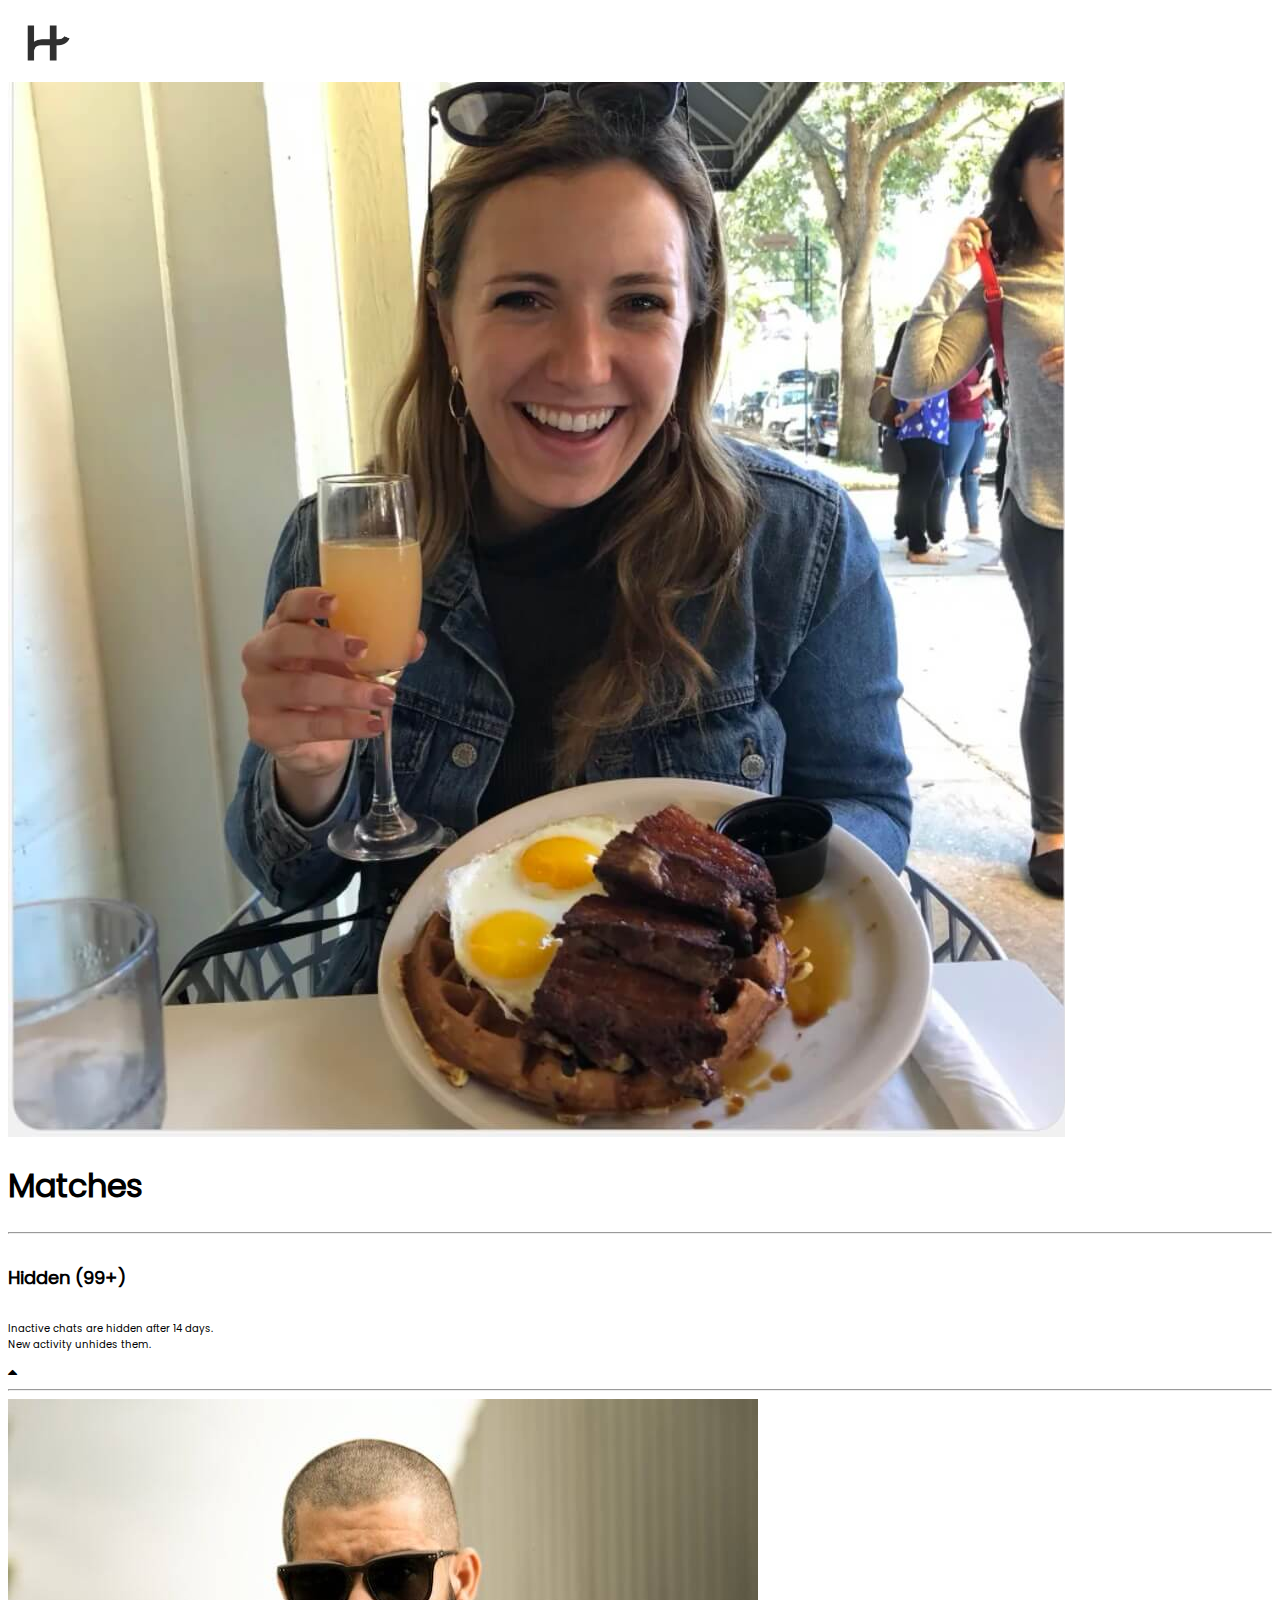
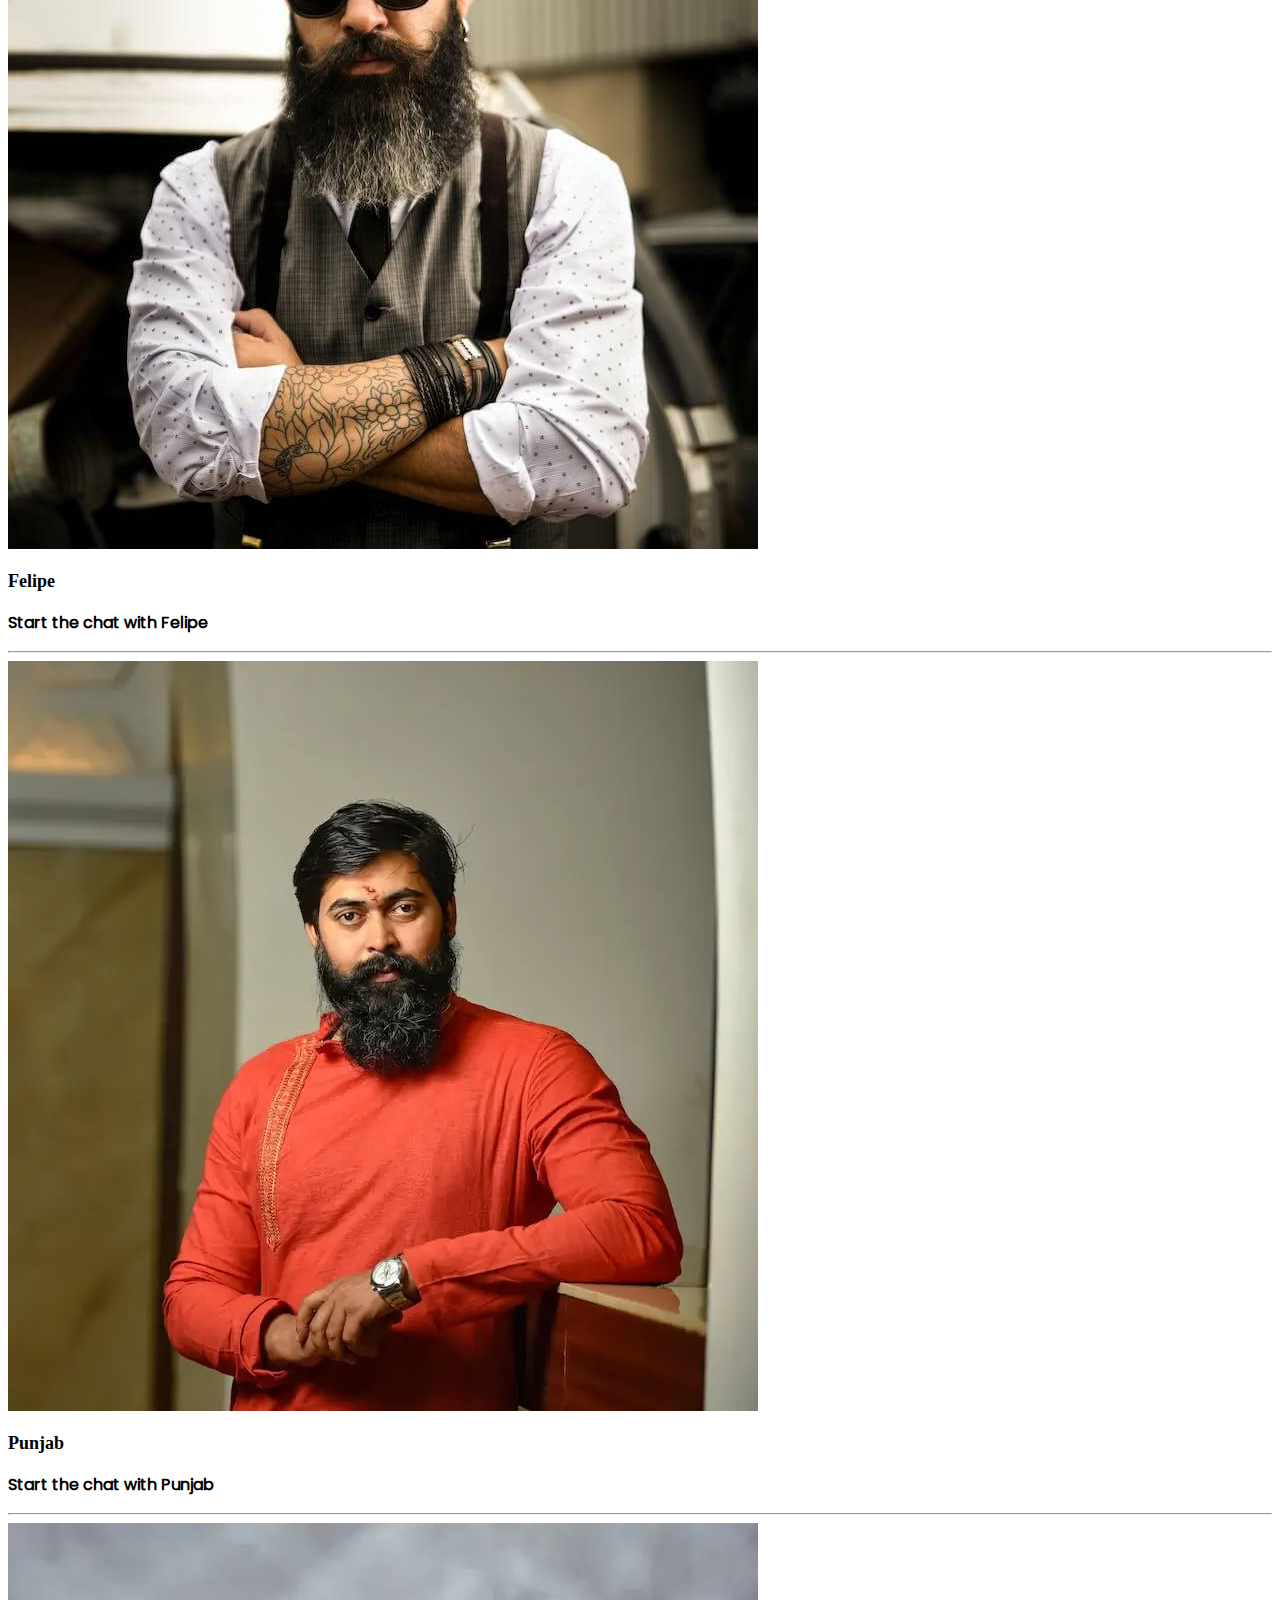
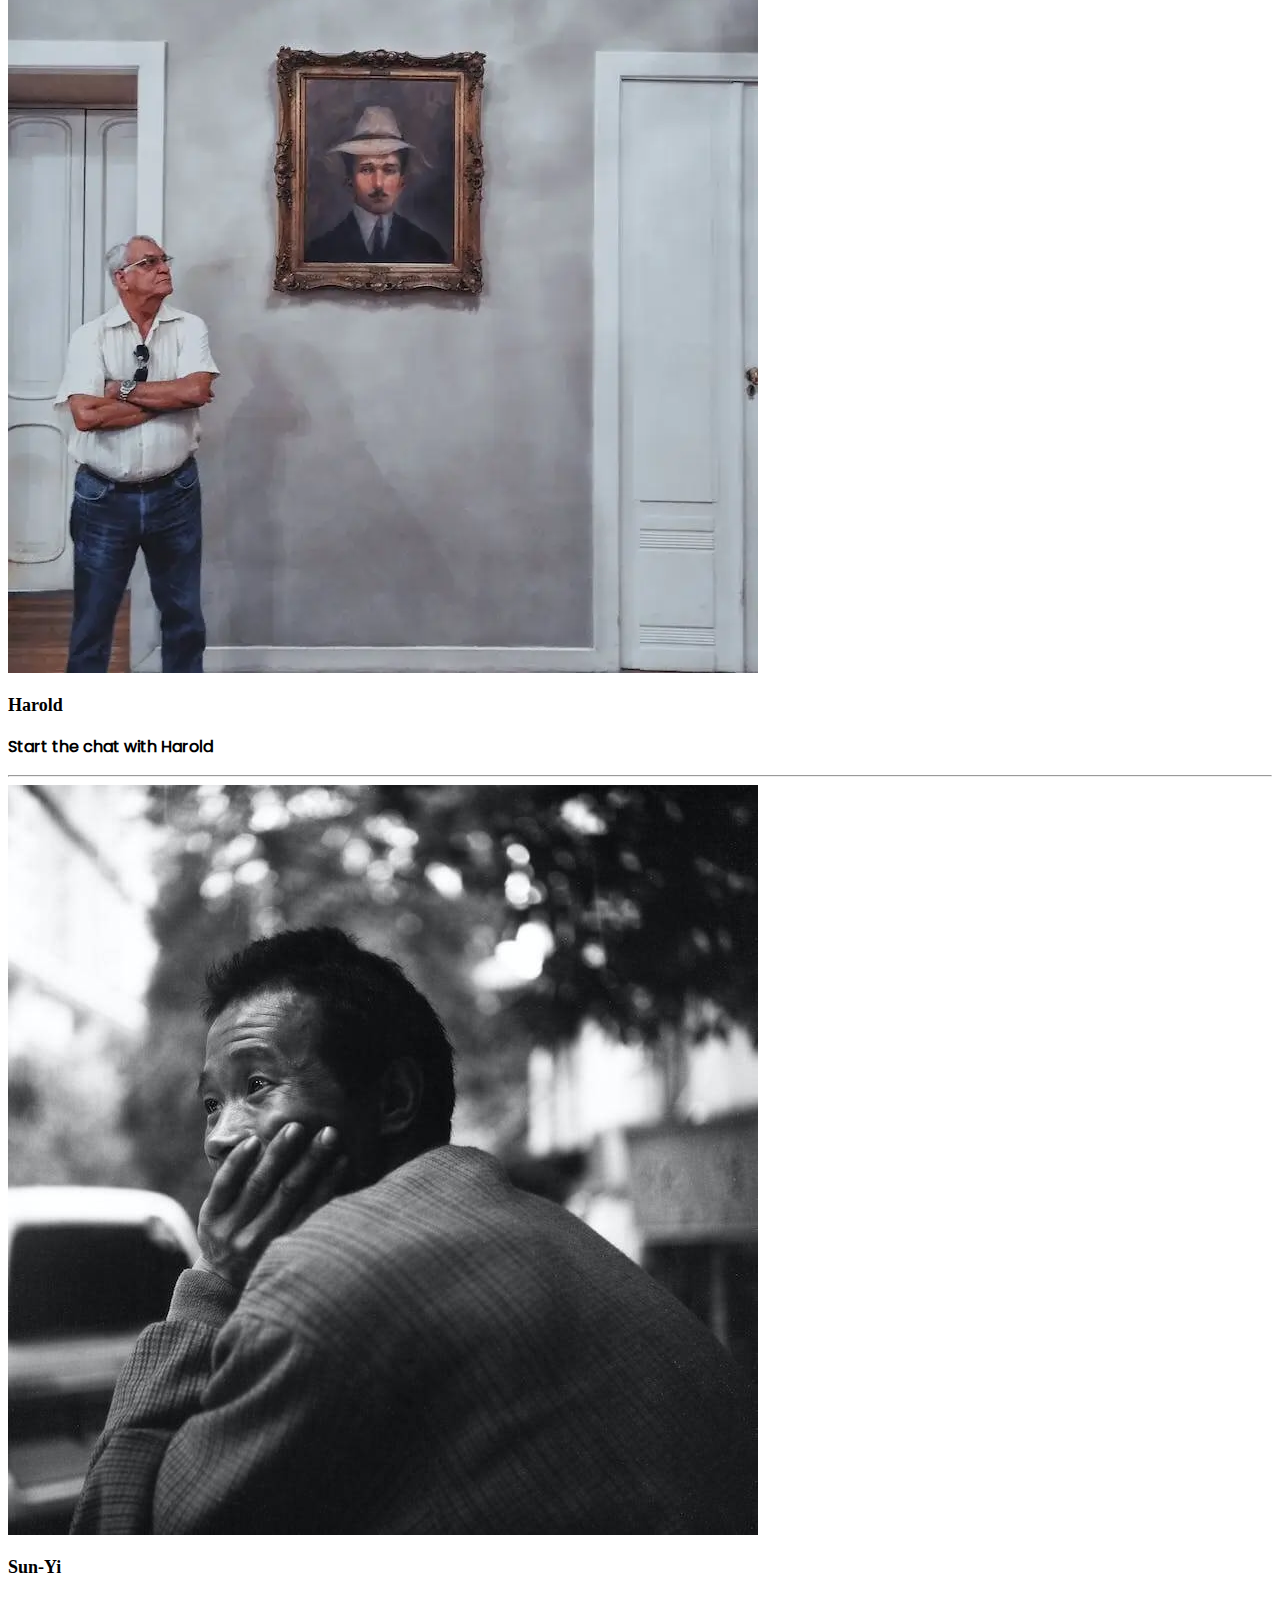
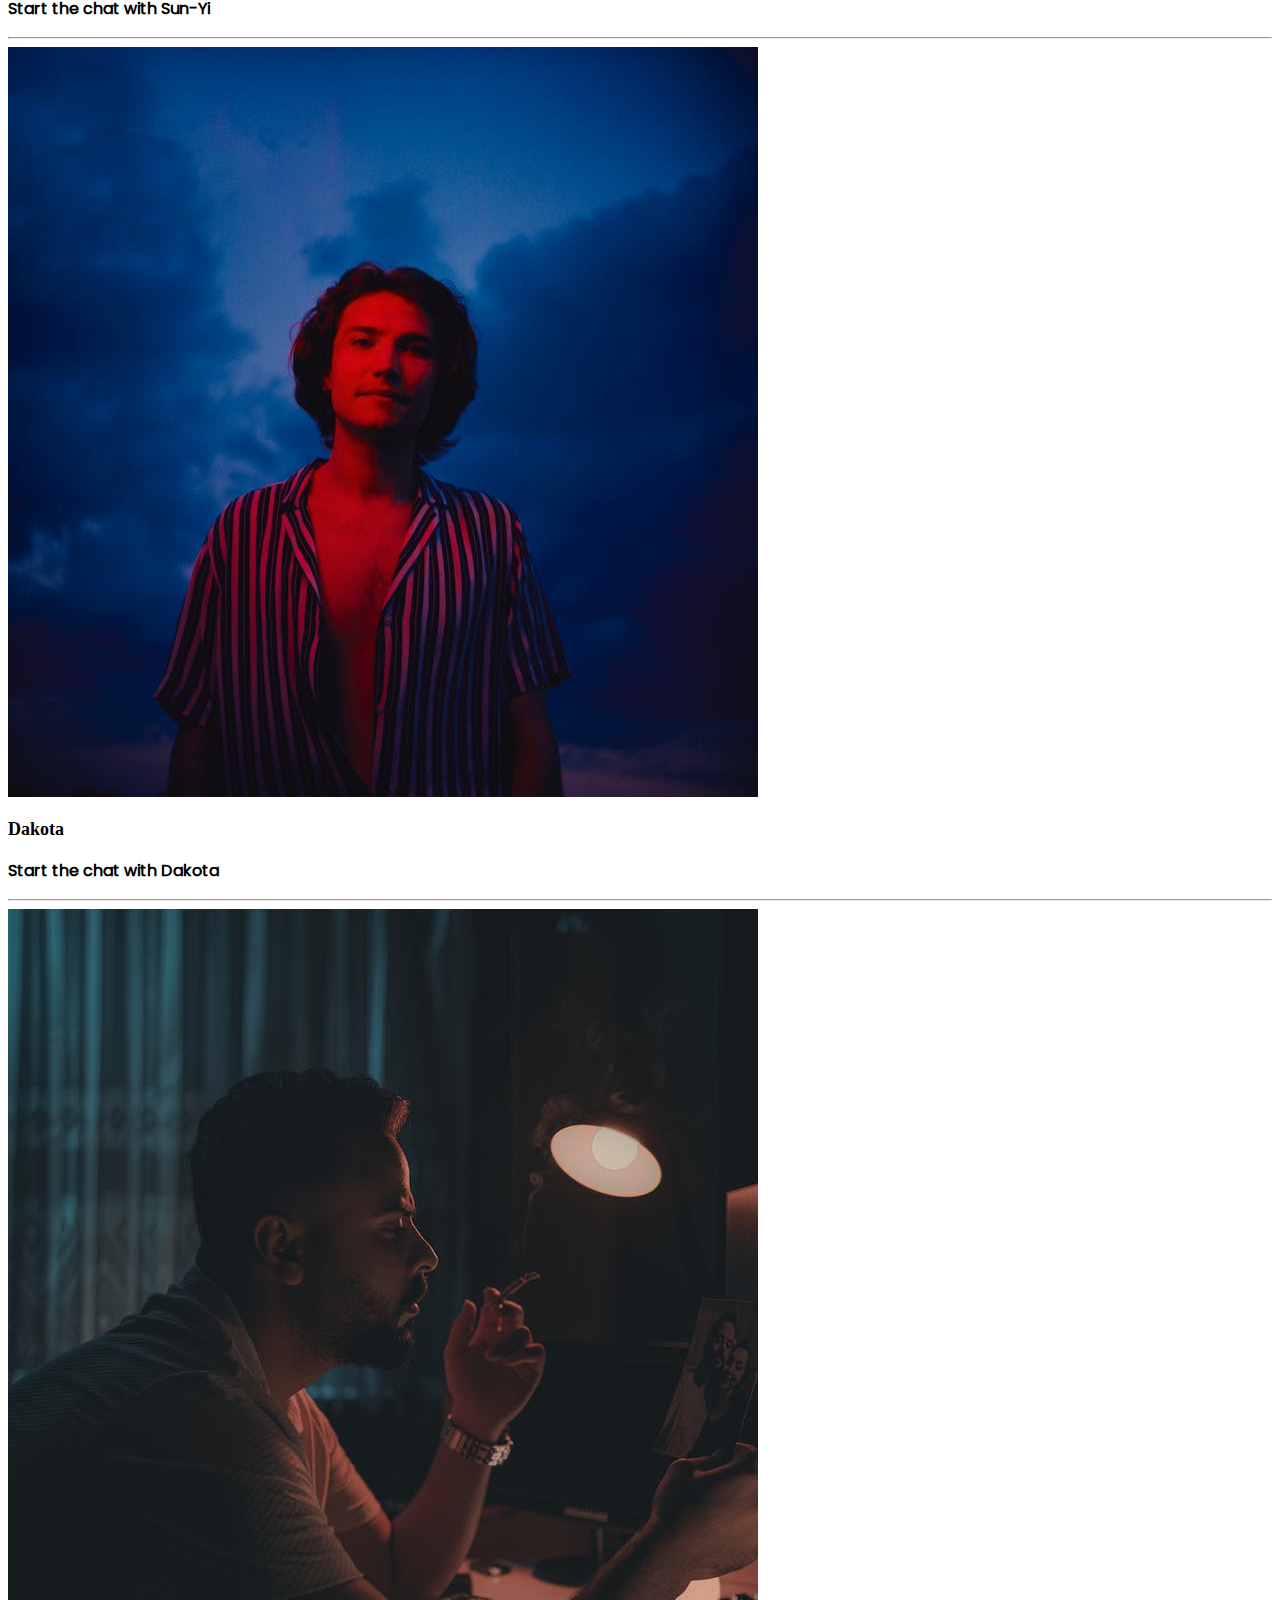
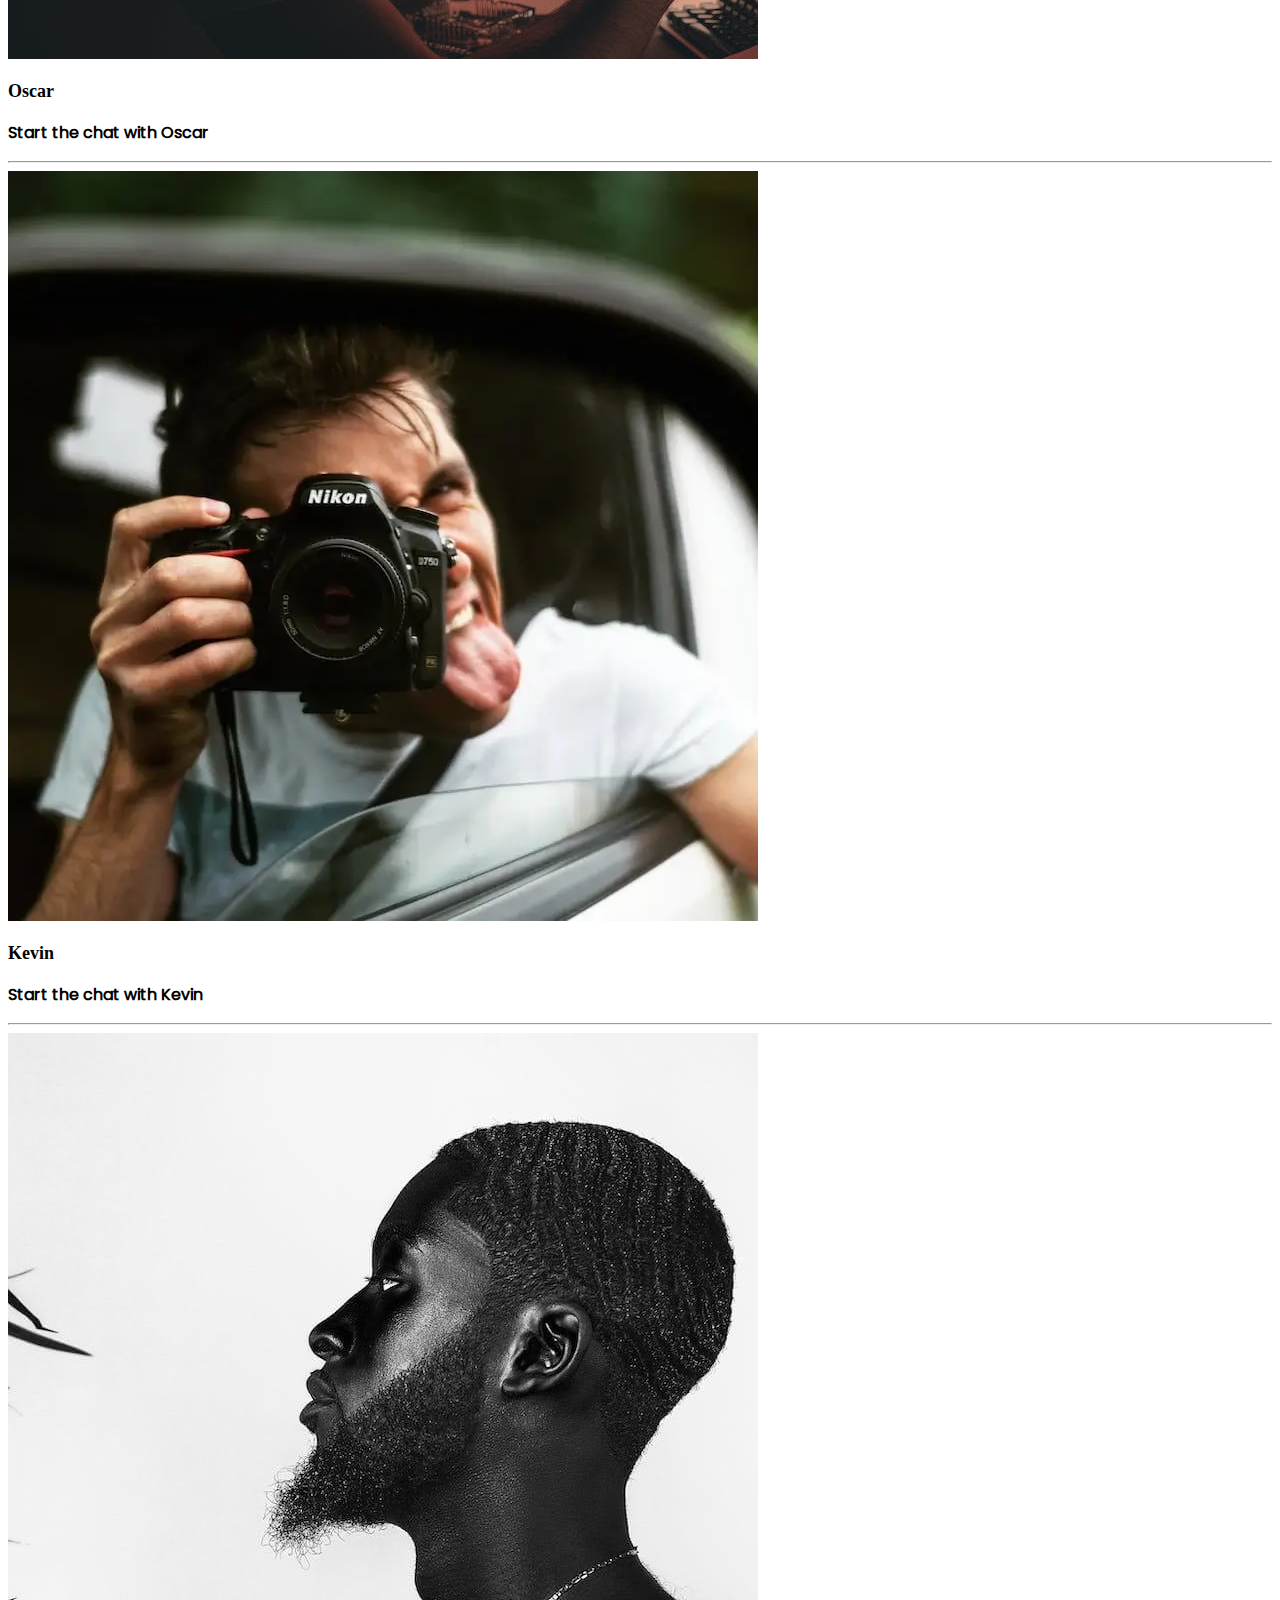
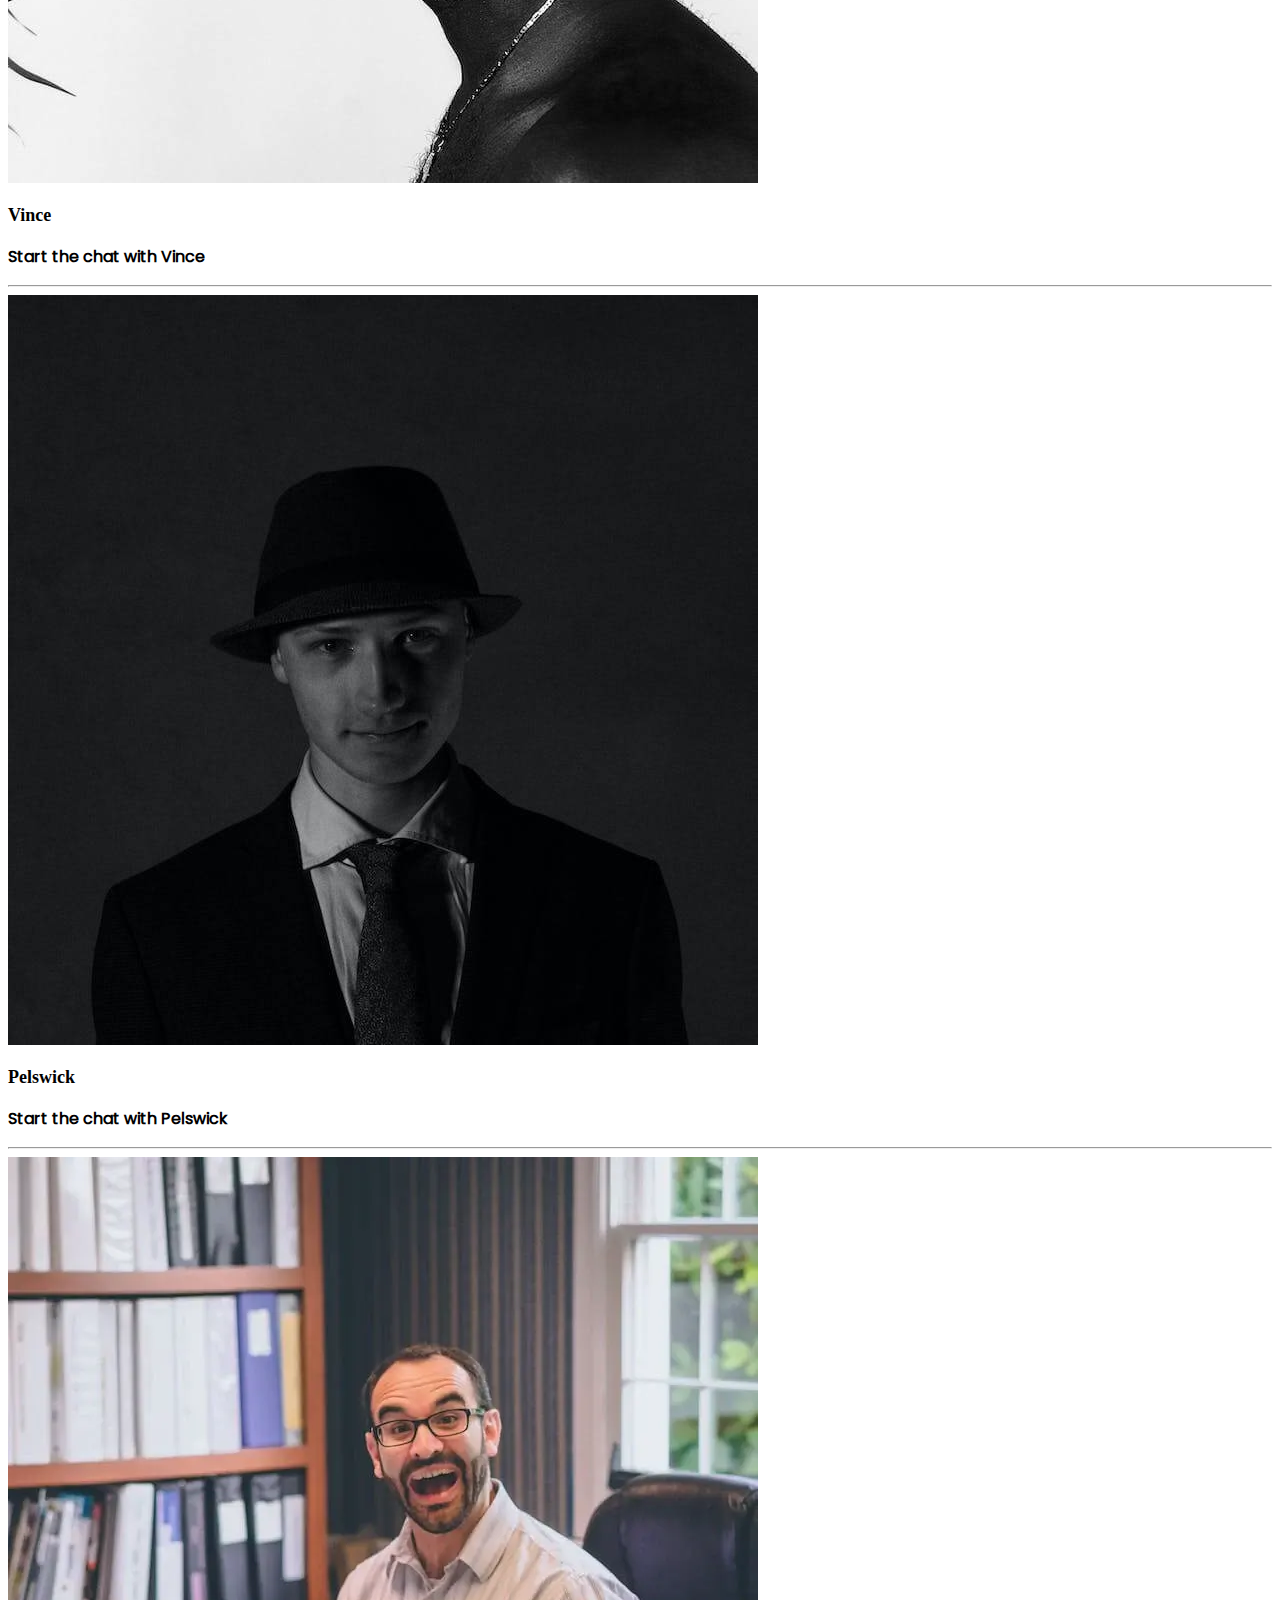
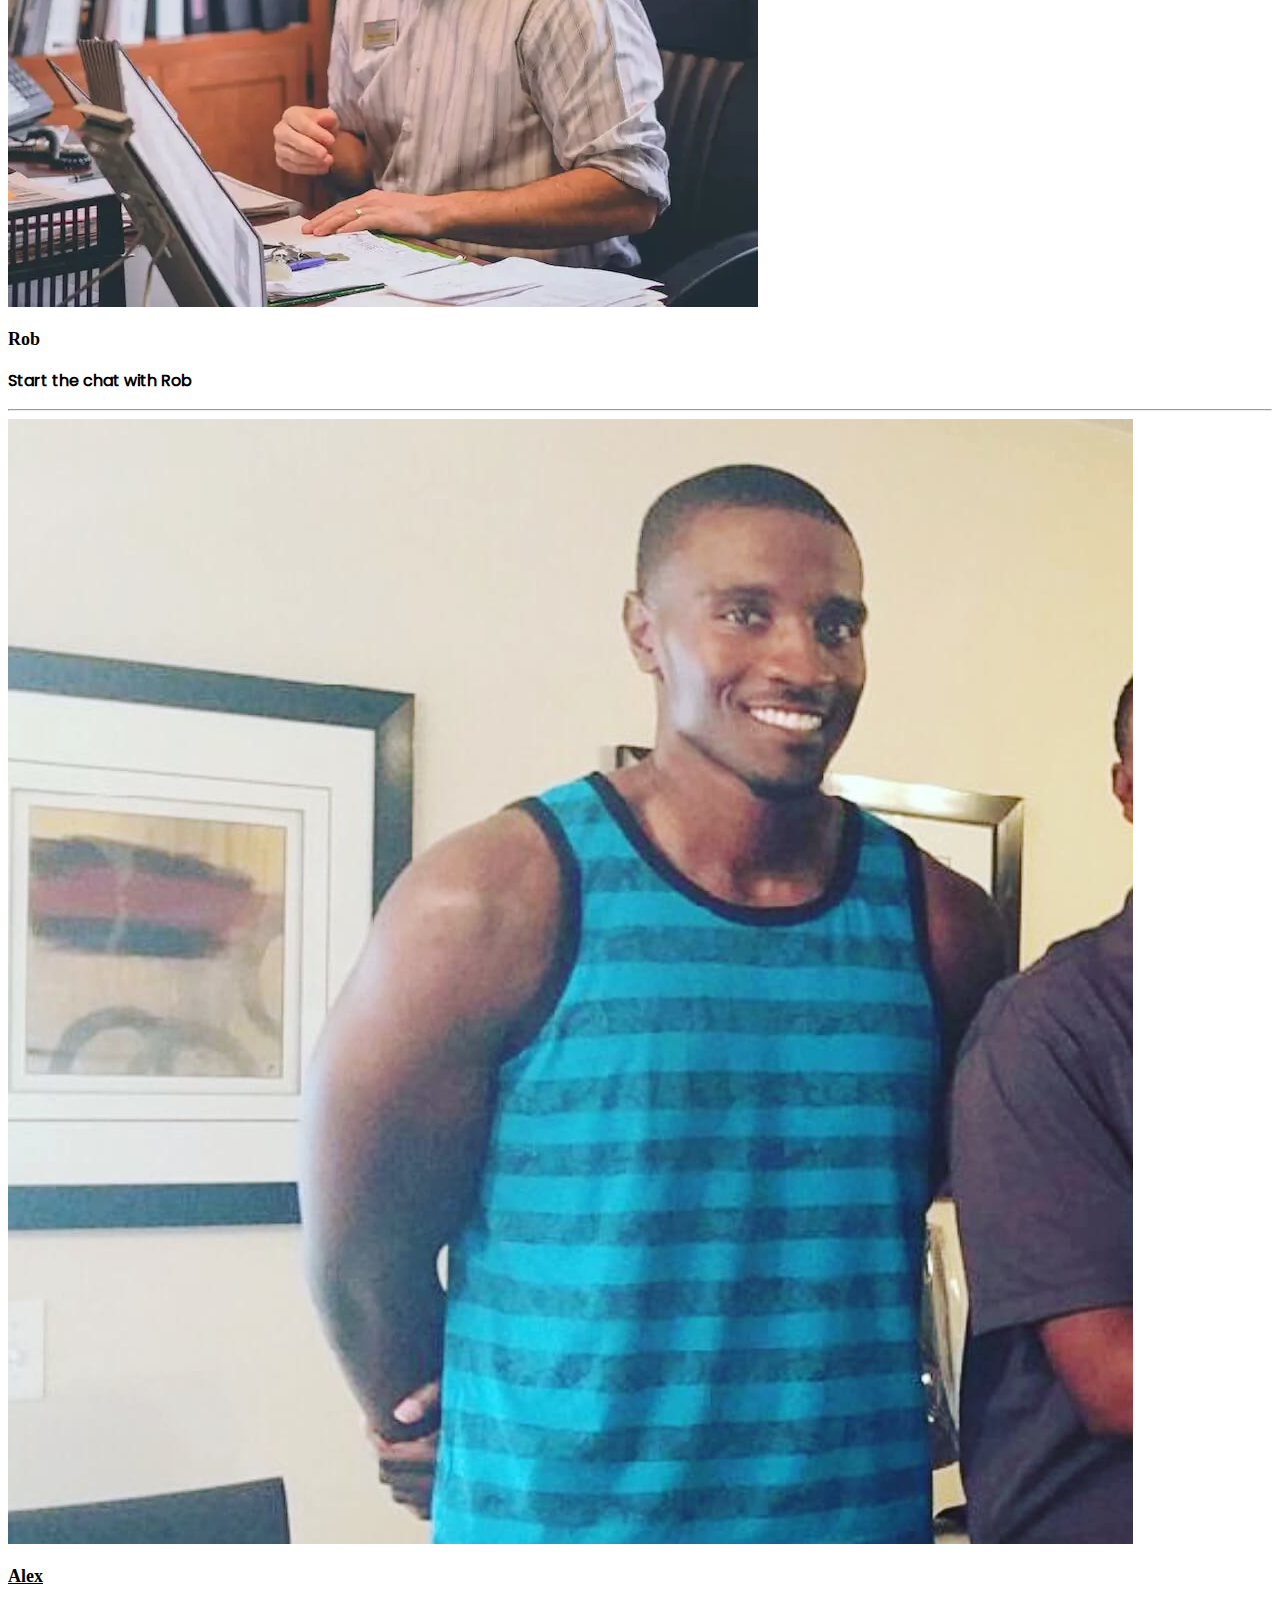
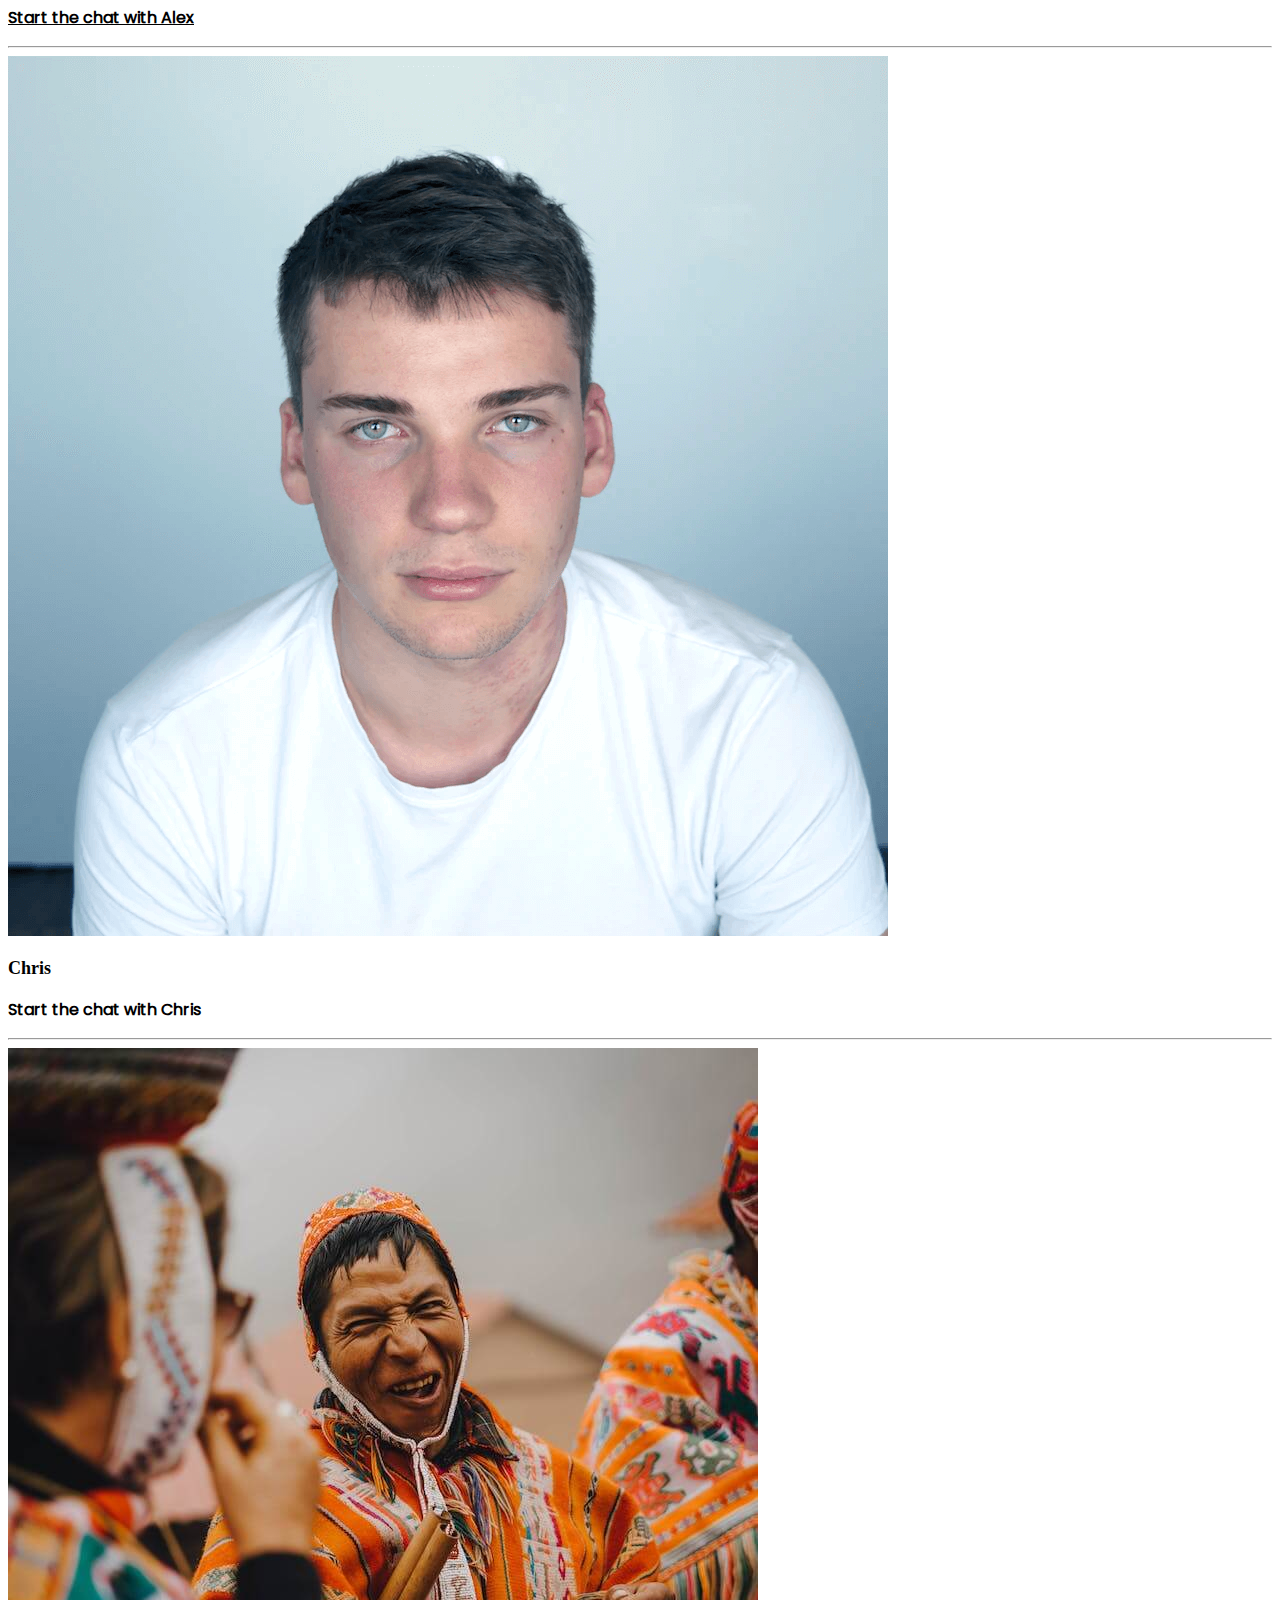
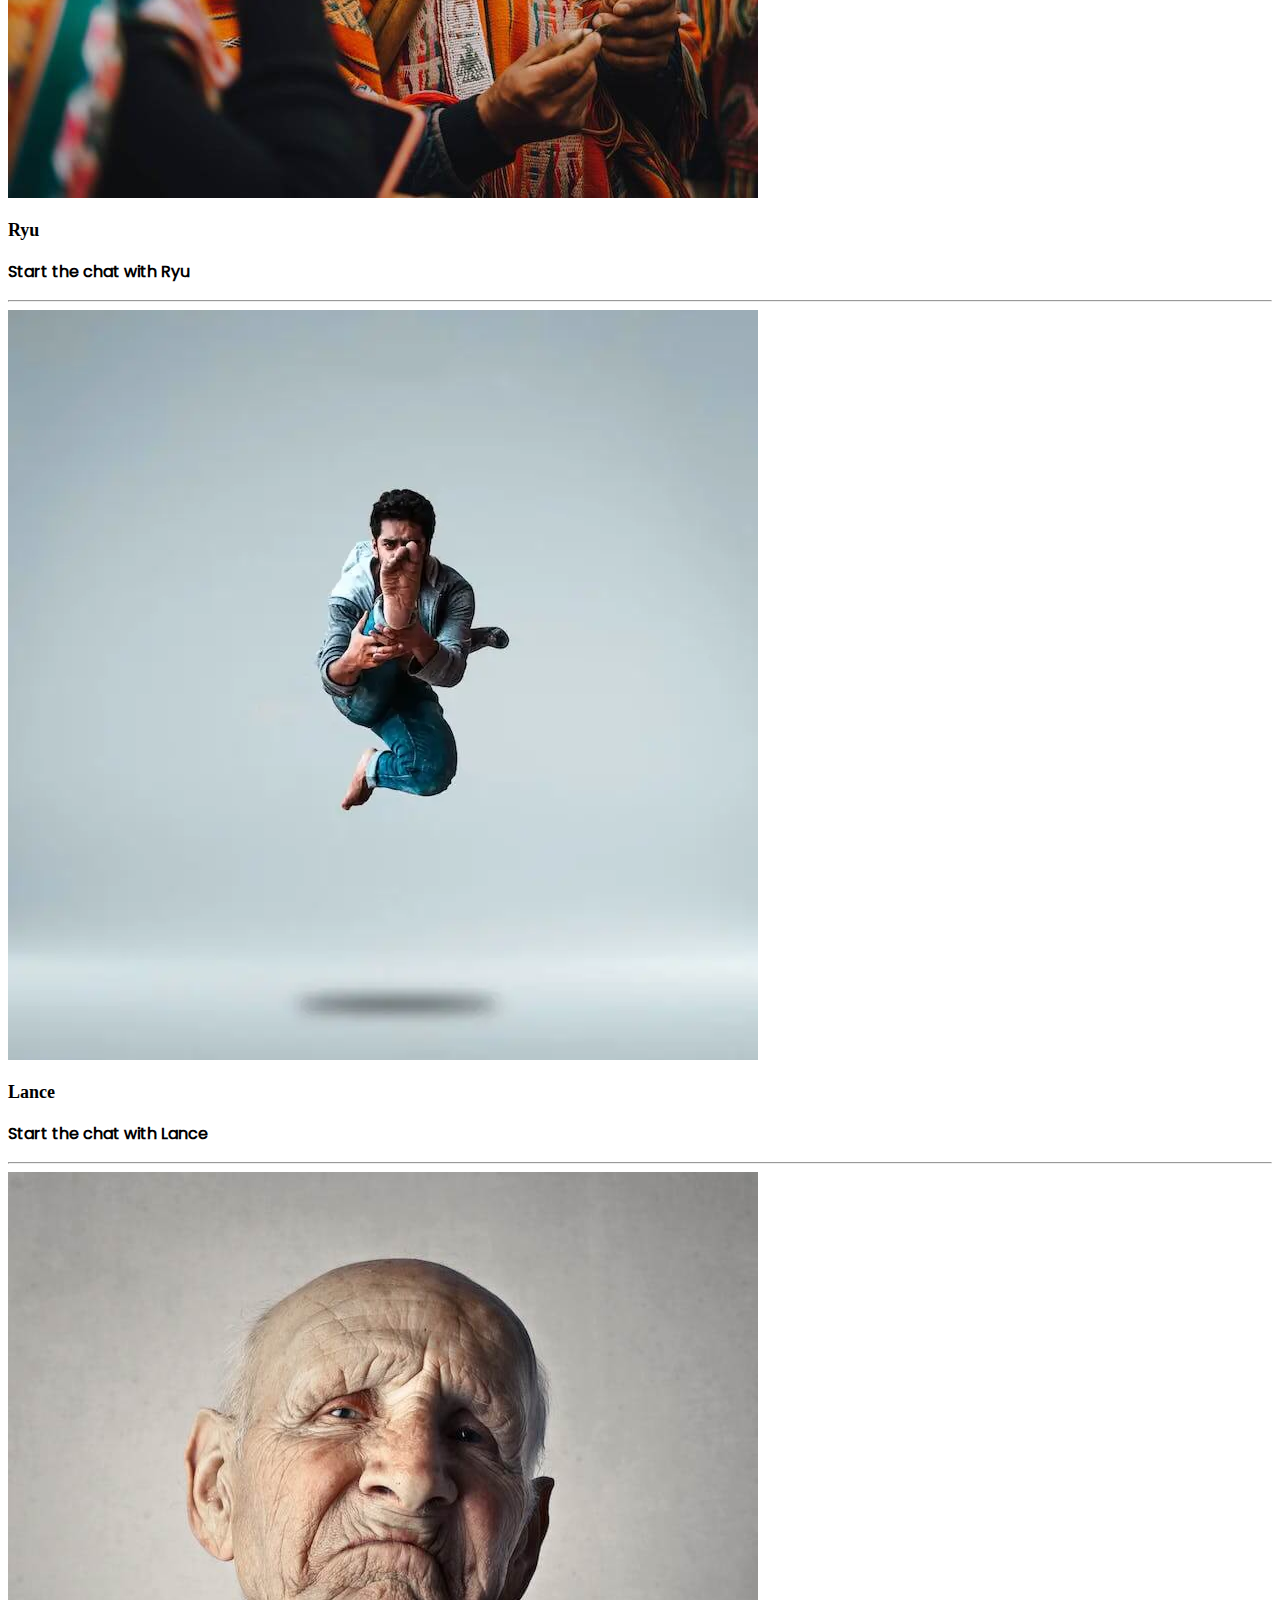
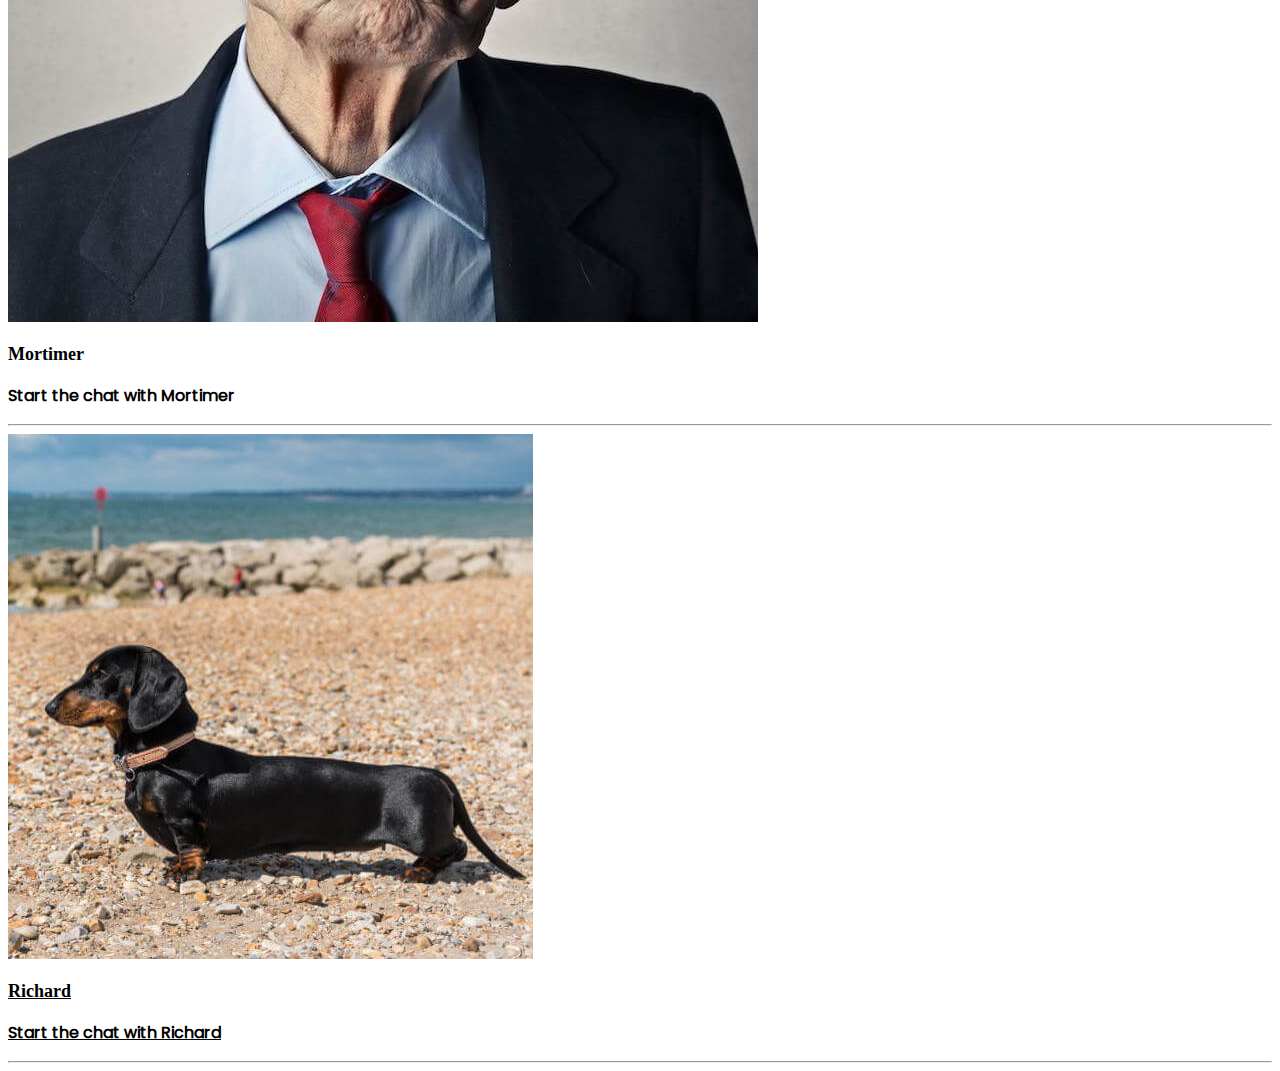
<file: index.html>
<!DOCTYPE html>
<html lang="en">

  <head>
    <meta charset="UTF-8">
    <meta name="viewport" content="width=device-width, initial-scale=1.0">
    <meta http-equiv="X-UA-Compatible" content="ie=edge">
    <link rel="stylesheet" href="https://cdnjs.cloudflare.com/ajax/libs/font-awesome/4.7.0/css/font-awesome.min.css">
    <!-- Bootstrap CSS -->
    <link rel="stylesheet" href="https://stackpath.bootstrapcdn.com/bootstrap/4.2.1/css/bootstrap.min.css" 
    integrity="sha384-GJzZqFGwb1QTTN6wy59ffF1BuGJpLSa9DkKMp0DgiMDm4iYMj70gZWKYbI706tWS" crossorigin="anonymous">
    <link href="./resources/css/index.css" type="text/css" rel="stylesheet">
    <script src="https://ajax.googleapis.com/ajax/libs/jquery/3.4.1/jquery.min.js"></script>
    <script src="https://cdnjs.cloudflare.com/ajax/libs/popper.js/1.16.0/umd/popper.min.js"></script>
    <script src="https://maxcdn.bootstrapcdn.com/bootstrap/4.4.1/js/bootstrap.min.js"></script>
    <script src="./index.js">
    </script>
  <title>Hinge</title> 
  <link rel="icon" type="image/x-icon" href="./resources/images/favicon.ico">
</head>

<body id="body">  
  <div class="container">
    <div class="row">
      <div class="col-12 mb-5">
        <img src="./resources/images/logo.png" alt="" class="logo">
      </div>
      <div class="col-10 mx-auto mb-5">
        <div class="embed-responsive embed-responsive-1by1">
          <img src="./resources/images/anneliese.jpg" alt="" class="embed-responsive-item w-100">
        </div>
      </div>
      <div class="col-12">
        <h1>Matches</h1>
      </div>

      <div class="col-12">
        <hr>
        <div class="row">

          <div class="col-8 hidden">
              <h5 class="match-name">Hidden (99+)</h5>
              <p>Inactive chats are hidden after 14 days. <br>
              New activity unhides them.
              </p>
          </div>
          <div class="col-4 text-right">
            <i class="fa fa-caret-up"></i>
          </div>
        </div>
  
      </div>
      
      <div class="col-12">
        <hr>
        <div class="row">
          <div class="col-3">
            <div class="embed-responsive embed-responsive-1by1 w-100">
              <img src="./resources/images/profile_1.png" alt="" class="embed-responsive-item rounded-circle">
            </div>
          </div>
          <div class="col">
              <h3 class="match-name">Felipe</h3>
              <p><strong>Start the chat with Felipe</strong></p>
          </div>
        </div>
        <hr>
      </div>
      
      <div class="col-12">
        <div class="row">
          <div class="col-3">
            <div class="embed-responsive embed-responsive-1by1 w-100">
              <img src="./resources/images/profile_2.png" alt="" class="embed-responsive-item rounded-circle">
            </div>
          </div>
          <div class="col">
              <h3 class="match-name">Punjab</h3>
              <p><strong>Start the chat with Punjab</strong></p>
          </div>
        </div>
        <hr>
      </div>
      
      <div class="col-12">
        <div class="row">
          <div class="col-3">
            <div class="embed-responsive embed-responsive-1by1 w-100">
              <img src="./resources/images/profile_3.png" alt="" class="embed-responsive-item rounded-circle">
            </div>
          </div>
          <div class="col">
              <h3 class="match-name">Harold</h3>
              <p><strong>Start the chat with Harold</strong></p>
          </div>
        </div>
        <hr>
      </div>

      <div class="col-12">
        <div class="row">
          <div class="col-3">
            <div class="embed-responsive embed-responsive-1by1 w-100">
              <img src="./resources/images/profile_4.png" alt="" class="embed-responsive-item rounded-circle">
            </div>
          </div>
          <div class="col">
              <h3 class="match-name">Sun-Yi</h3>
              <p><strong>Start the chat with Sun-Yi</strong></p>
          </div>
        </div>
        <hr>
      </div>

      <div class="col-12">
        <div class="row">
          <div class="col-3">
            <div class="embed-responsive embed-responsive-1by1 w-100">
              <img src="./resources/images/profile_5.png" alt="" class="embed-responsive-item rounded-circle">
            </div>
          </div>
          <div class="col">
              <h3 class="match-name">Dakota</h3>
              <p><strong>Start the chat with Dakota</strong></p>
          </div>
        </div>
        <hr>
      </div>

      <div class="col-12">
        <div class="row">
          <div class="col-3">
            <div class="embed-responsive embed-responsive-1by1 w-100">
              <img src="./resources/images/profile_6.png" alt="" class="embed-responsive-item rounded-circle">
            </div>
          </div>
          <div class="col">
              <h3 class="match-name">Oscar</h3>
              <p><strong>Start the chat with Oscar</strong></p>
          </div>
        </div>
        <hr>
      </div>

      <div class="col-12">
        <div class="row">
          <div class="col-3">
            <div class="embed-responsive embed-responsive-1by1 w-100">
              <img src="./resources/images/profile_7.png" alt="" class="embed-responsive-item rounded-circle">
            </div>
          </div>
          <div class="col">
              <h3 class="match-name">Kevin</h3>
              <p><strong>Start the chat with Kevin</strong></p>
          </div>
        </div>
        <hr>
      </div>

      <div class="col-12">
        <div class="row">
          <div class="col-3">
            <div class="embed-responsive embed-responsive-1by1 w-100">
              <img src="./resources/images/profile_8.png" alt="" class="embed-responsive-item rounded-circle">
            </div>
          </div>
          <div class="col">
              <h3 class="match-name">Vince</h3>
              <p><strong>Start the chat with Vince</strong></p>
          </div>
        </div>
        <hr>
      </div>

      <div class="col-12">
        <div class="row">
          <div class="col-3">
            <div class="embed-responsive embed-responsive-1by1 w-100">
              <img src="./resources/images/profile_9.png" alt="" class="embed-responsive-item rounded-circle">
            </div>
          </div>
          <div class="col">
              <h3 class="match-name">Pelswick</h3>
              <p><strong>Start the chat with Pelswick</strong></p>
          </div>
        </div>
        <hr>
      </div>

      <div class="col-12">
        <div class="row">
          <div class="col-3">
            <div class="embed-responsive embed-responsive-1by1 w-100">
              <img src="./resources/images/profile_10.png" alt="" class="embed-responsive-item rounded-circle">
            </div>
          </div>
          <div class="col">
              <h3 class="match-name">Rob</h3>
              <p><strong>Start the chat with Rob</strong></p>
          </div>
        </div>
        <hr>
      </div>

      <div class="col-12">
        <div class="row">
          <div class="col-3">
            <div class="embed-responsive embed-responsive-1by1 w-100">
              <img src="./resources/images/profile_alex.JPG" alt="" class="embed-responsive-item rounded-circle">
            </div>
          </div>
          <div class="col">
              <a href="./conversation.html" id="answer">
                <h3 class="match-name">Alex</h3>
              <p><strong>Start the chat with Alex</strong></p>
              </a>
          </div>
        </div>
        <hr>
      </div>

      <div class="col-12">
        <div class="row">
          <div class="col-3">
            <div class="embed-responsive embed-responsive-1by1 w-100">
              <img src="./resources/images/profile_11.png" alt="" class="embed-responsive-item rounded-circle">
            </div>
          </div>
          <div class="col">
              <h3 class="match-name">Chris</h3>
              <p><strong>Start the chat with Chris</strong></p>
          </div>
        </div>
        <hr>
      </div>

      <div class="col-12">
        <div class="row">
          <div class="col-3">
            <div class="embed-responsive embed-responsive-1by1 w-100">
              <img src="./resources/images/profile_12.png" alt="" class="embed-responsive-item rounded-circle">
            </div>
          </div>
          <div class="col">
              <h3 class="match-name">Ryu</h3>
              <p><strong>Start the chat with Ryu</strong></p>
          </div>
        </div>
        <hr>
      </div>

      <div class="col-12">
        <div class="row">
          <div class="col-3">
            <div class="embed-responsive embed-responsive-1by1 w-100">
              <img src="./resources/images/profile_13.png" alt="" class="embed-responsive-item rounded-circle">
            </div>
          </div>
          <div class="col">
              <h3 class="match-name">Lance</h3>
              <p><strong>Start the chat with Lance</strong></p>
          </div>
        </div>
        <hr>
      </div>

      <div class="col-12">
        <div class="row">
          <div class="col-3">
            <div class="embed-responsive embed-responsive-1by1 w-100">
              <img src="./resources/images/profile_14.png" alt="" class="embed-responsive-item rounded-circle">
            </div>
          </div>
          <div class="col">
              <h3 class="match-name">Mortimer</h3>
              <p><strong>Start the chat with Mortimer</strong></p>
          </div>
        </div>
        <hr>
      </div>

      <div class="col-12">
        <div class="row">
          <div class="col-3">
            <div class="embed-responsive embed-responsive-1by1 w-100">
              <img src="./resources/images/profile_15.png" alt="" class="embed-responsive-item rounded-circle">
            </div>
          </div>
          <div class="col">
              <a href="#/" id="troll">
                <h3 class="match-name">Richard</h3>
              <p><strong>Start the chat with Richard</strong></p>
              </a>
          </div>
        </div>
        <hr>
      </div>


    </div>
  </div>
</body>

</html>
</file>
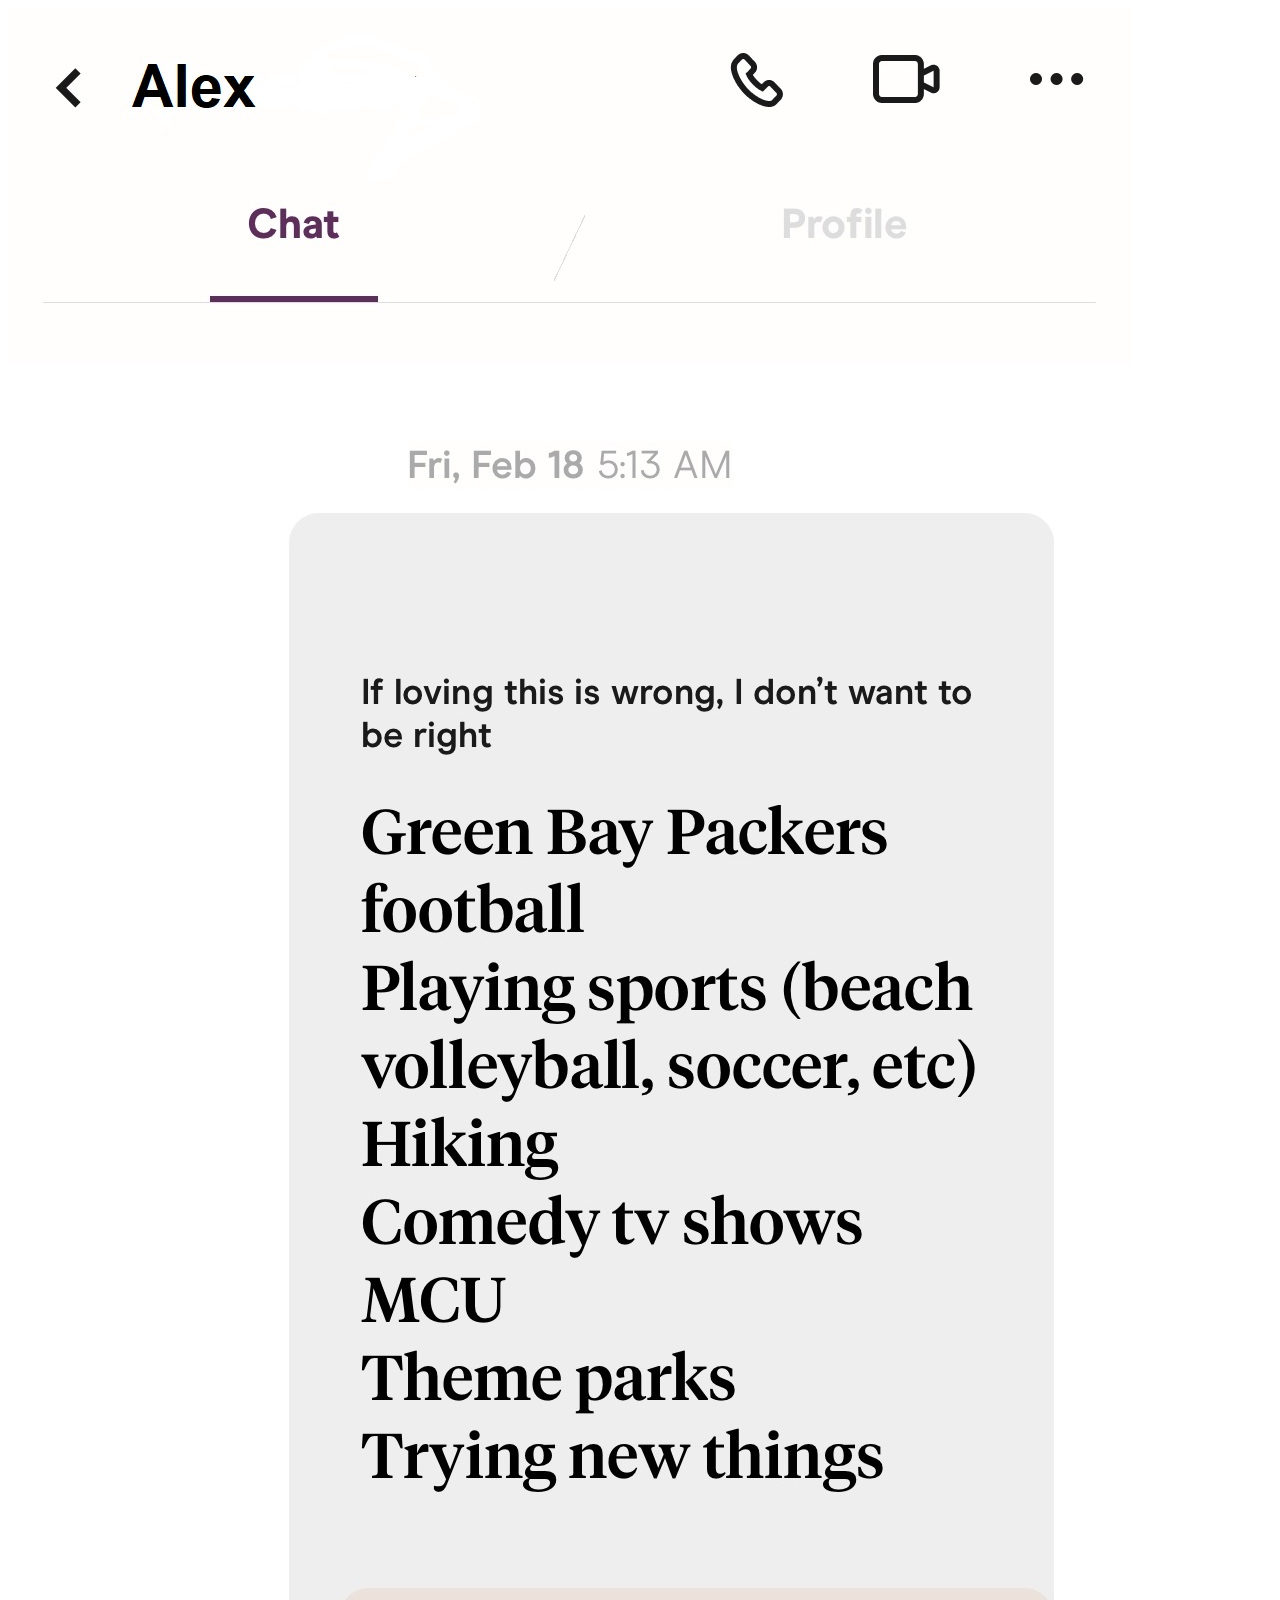
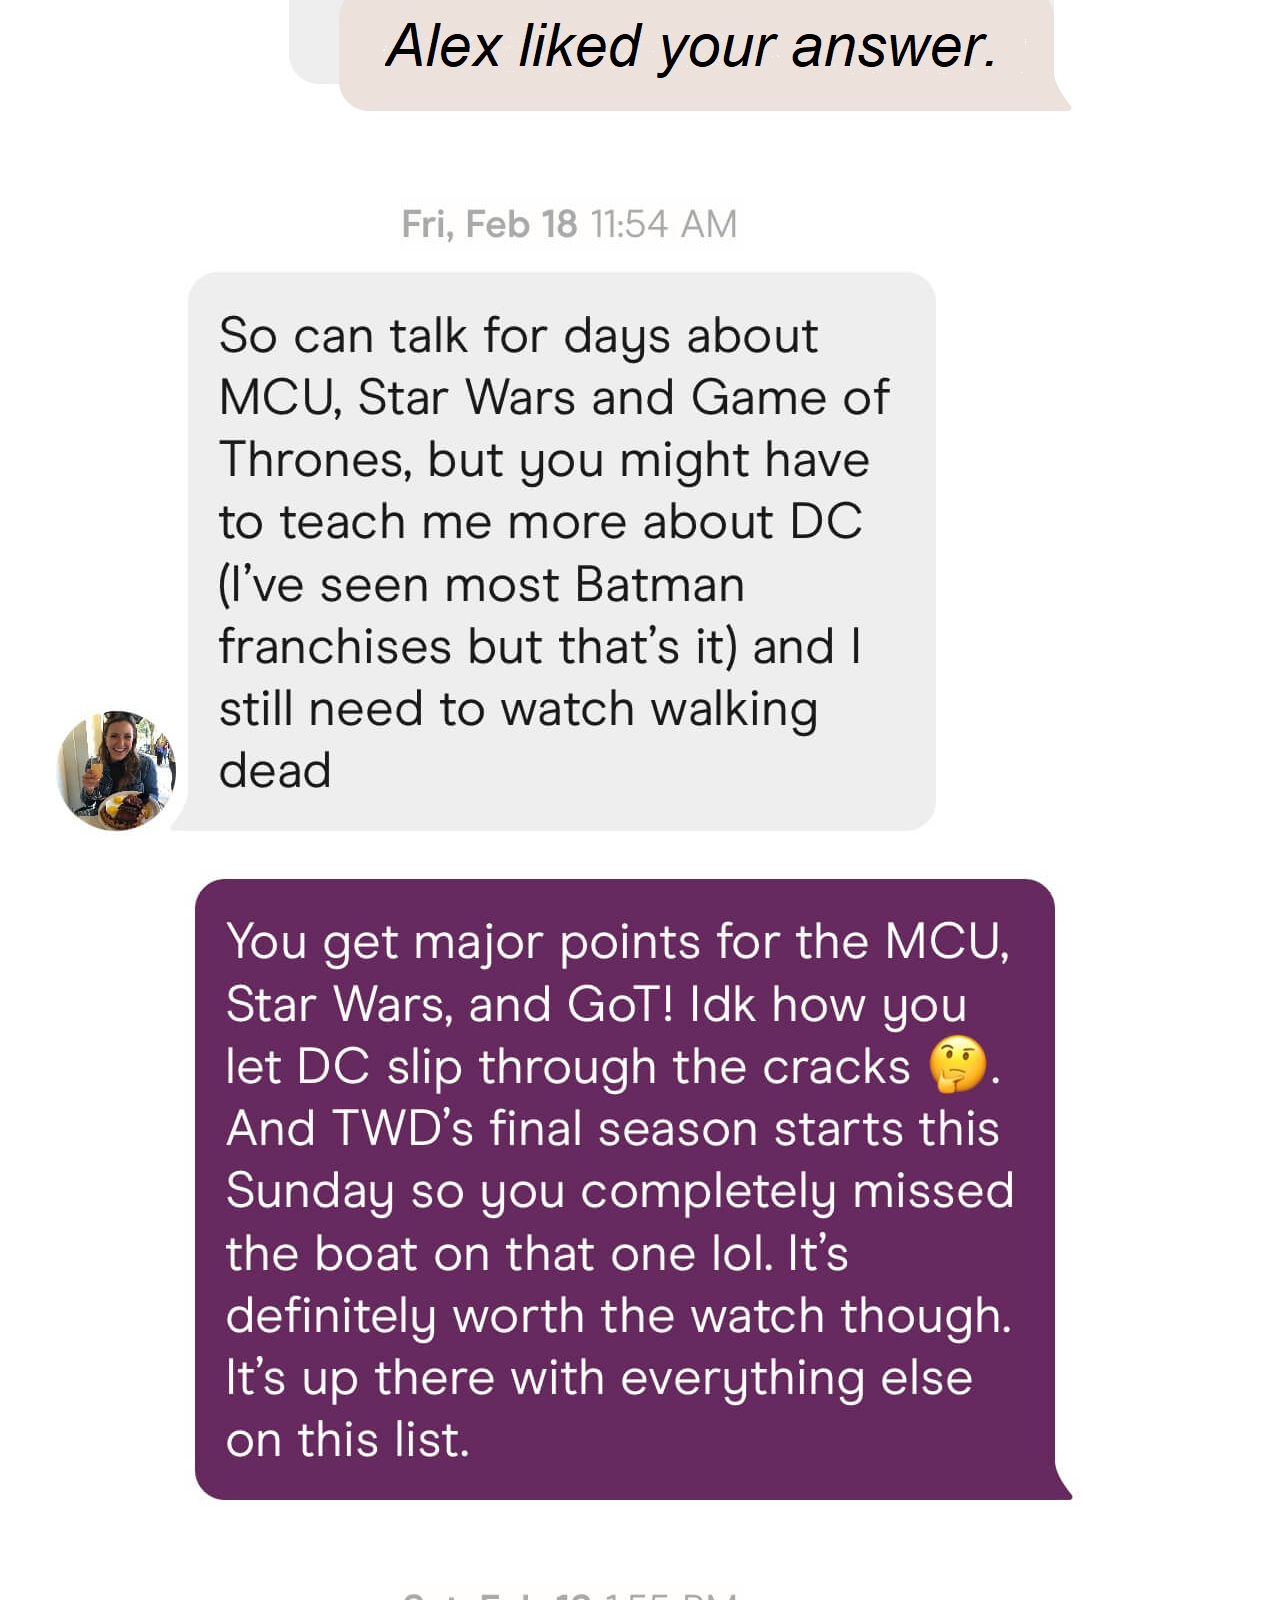
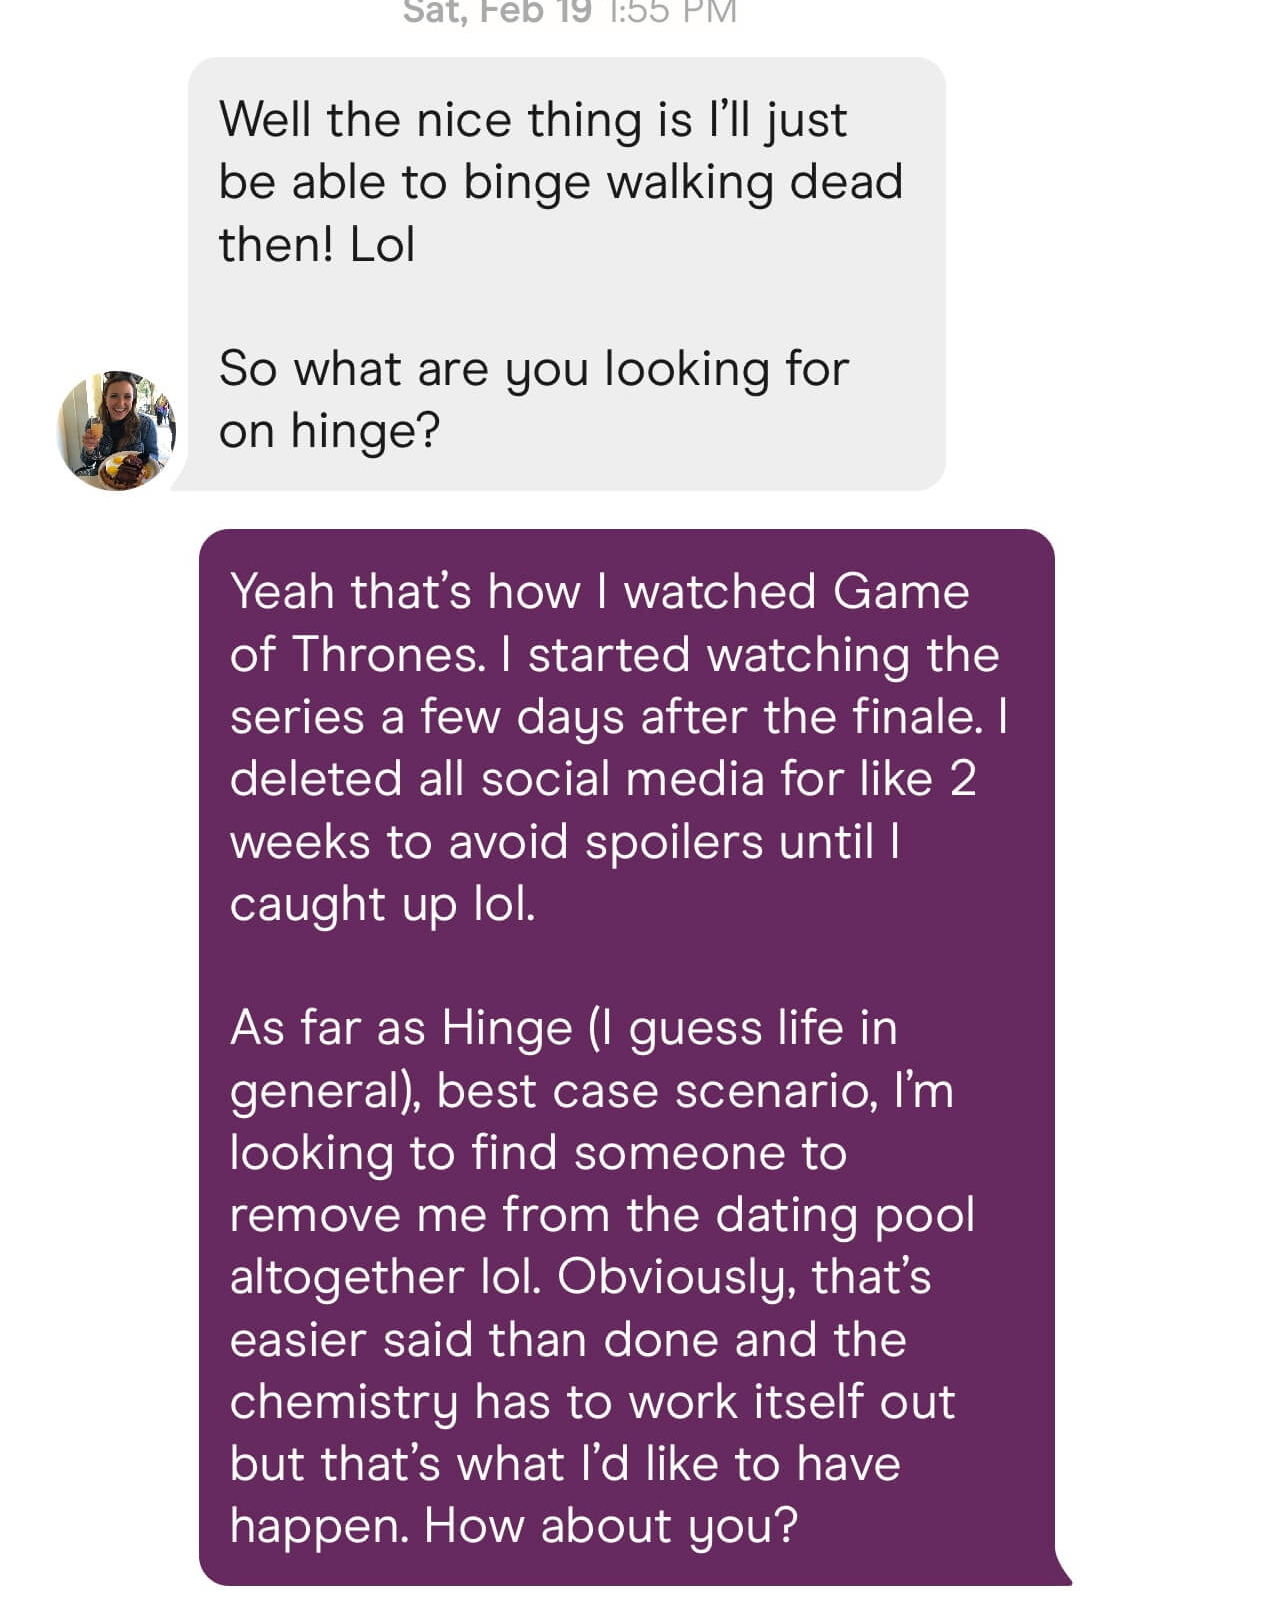
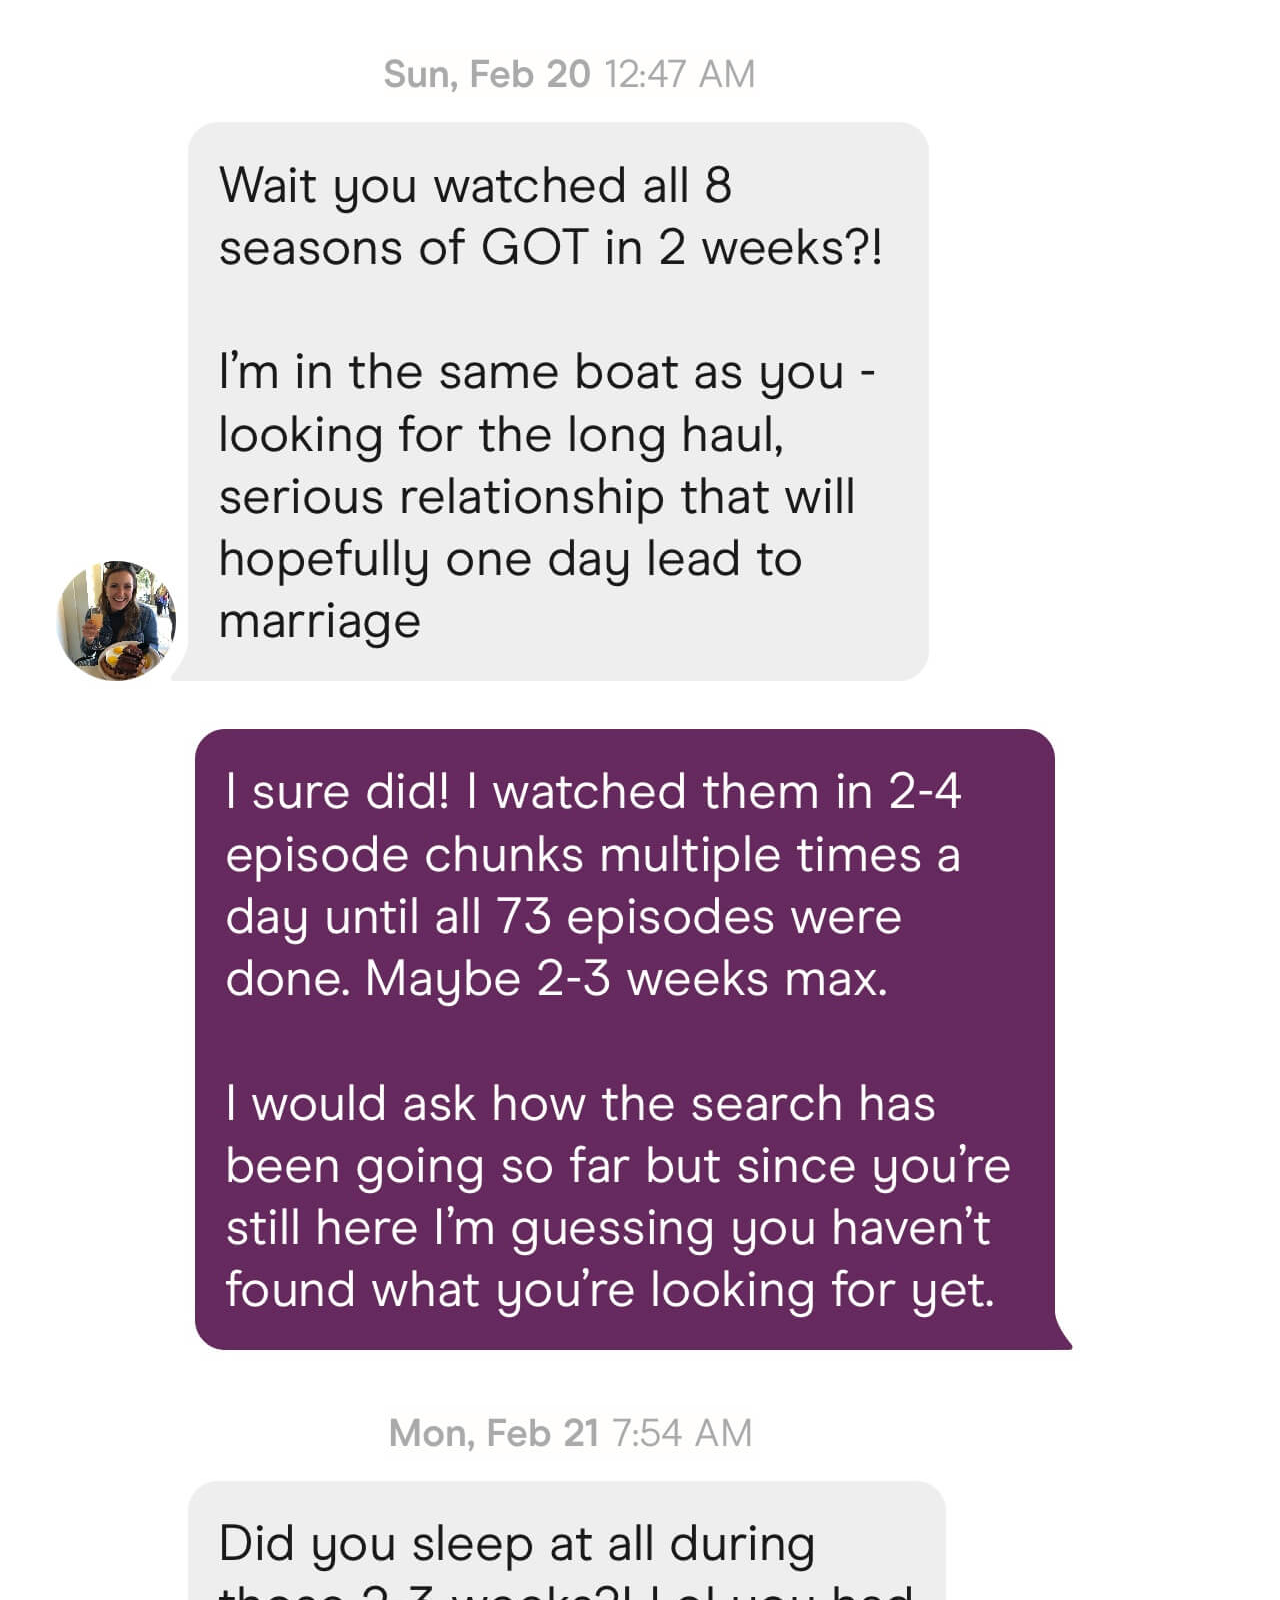
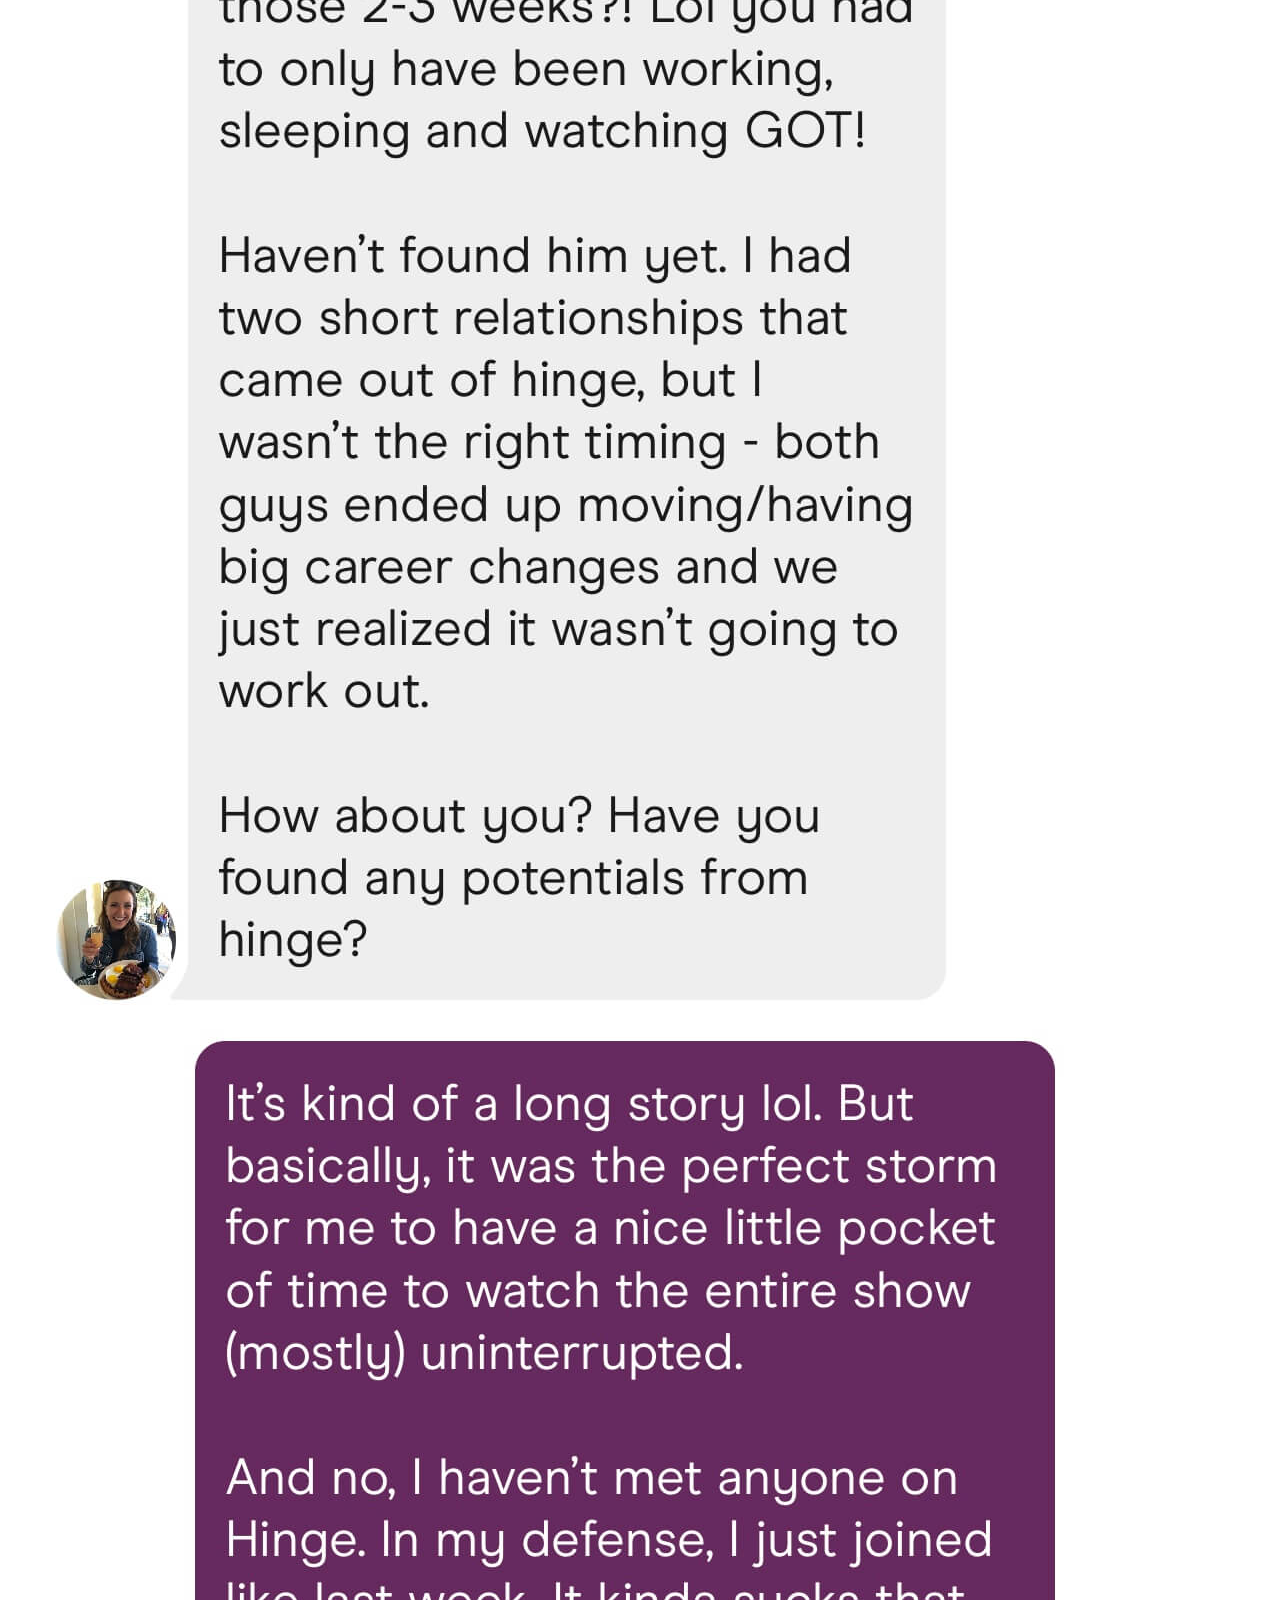
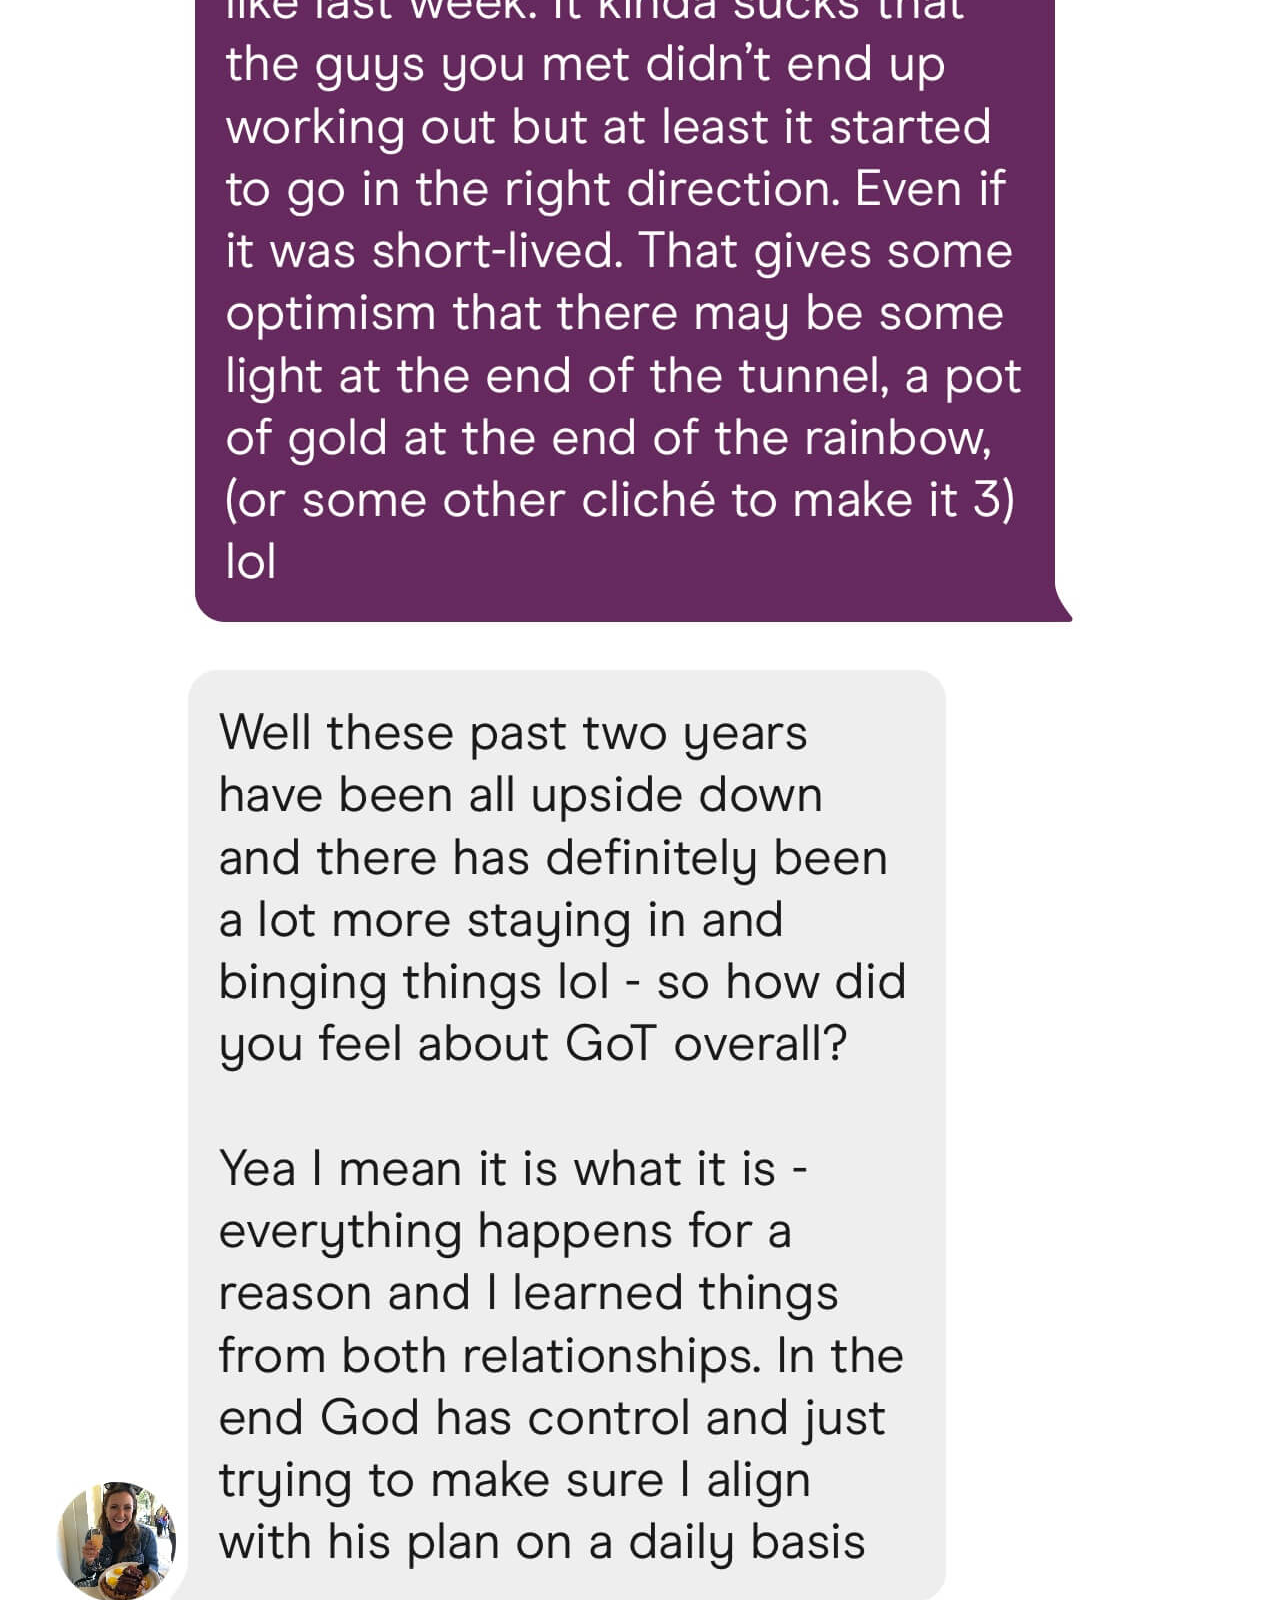
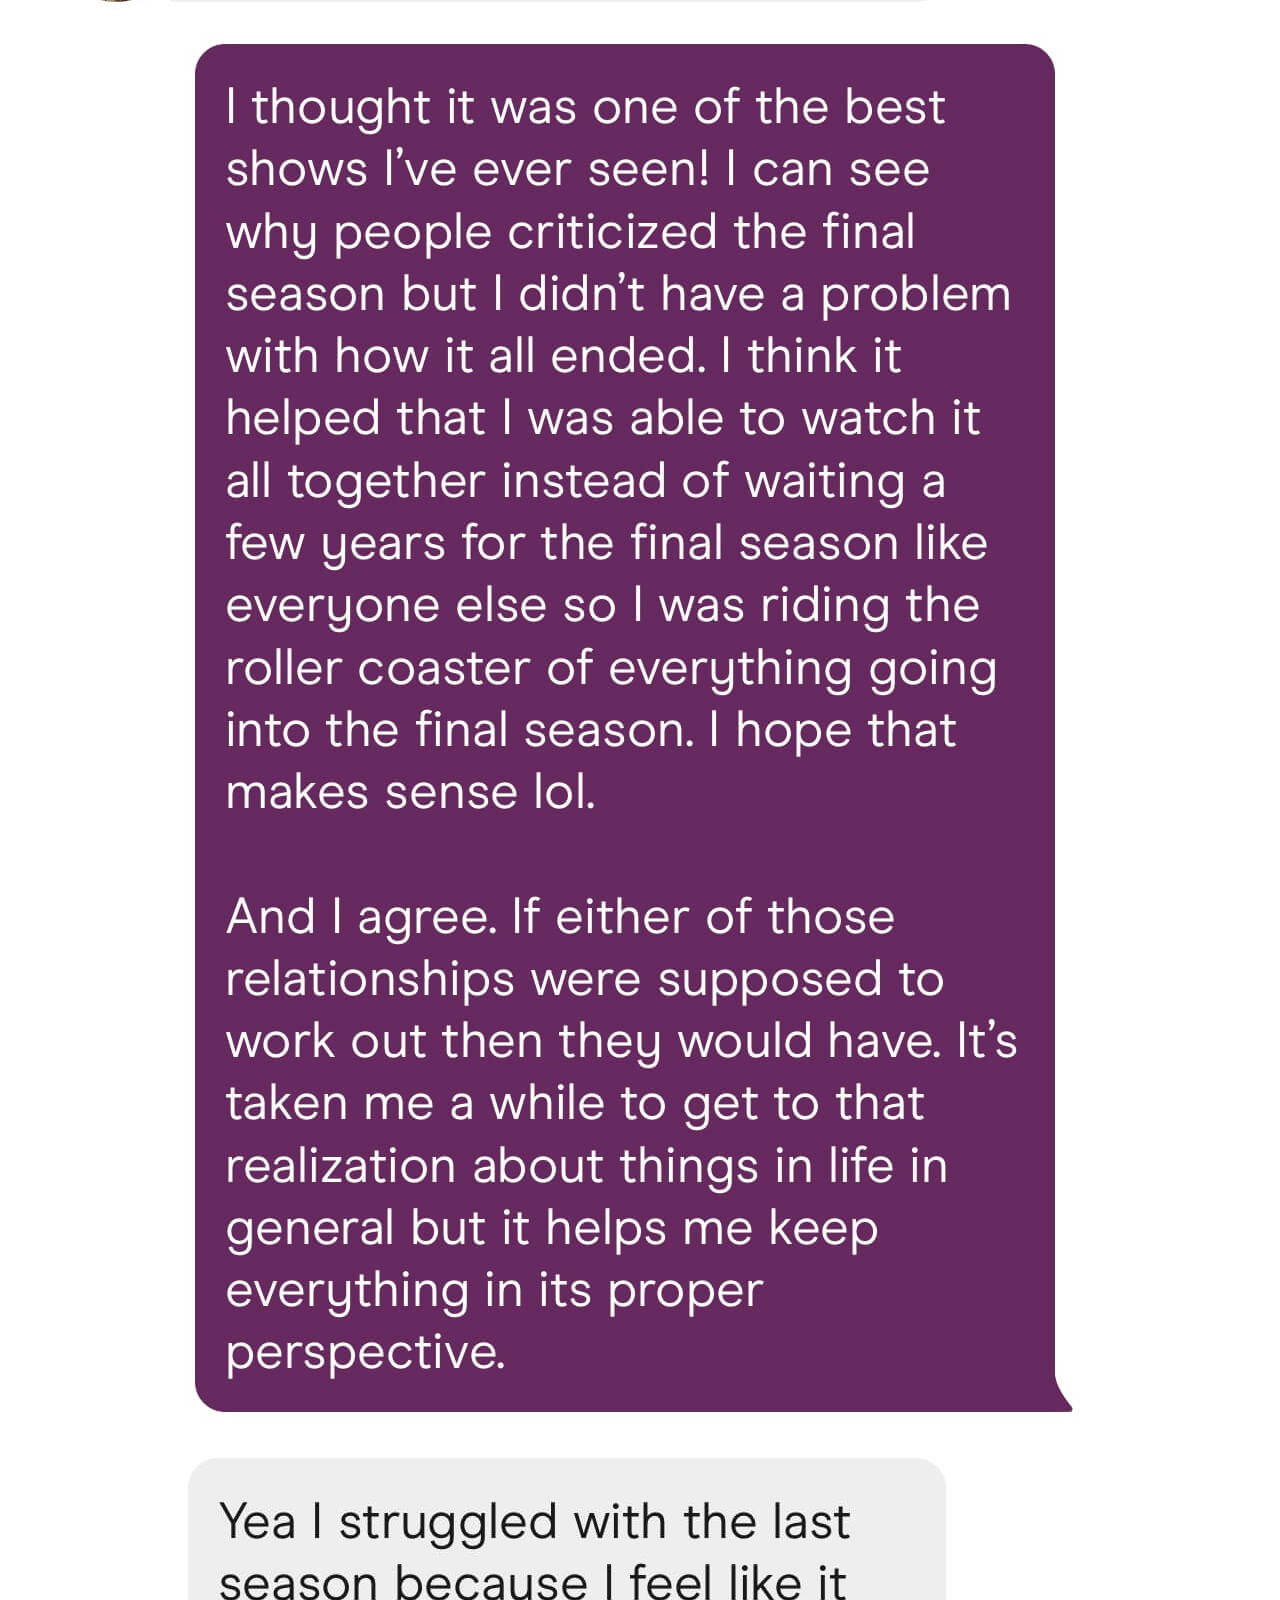
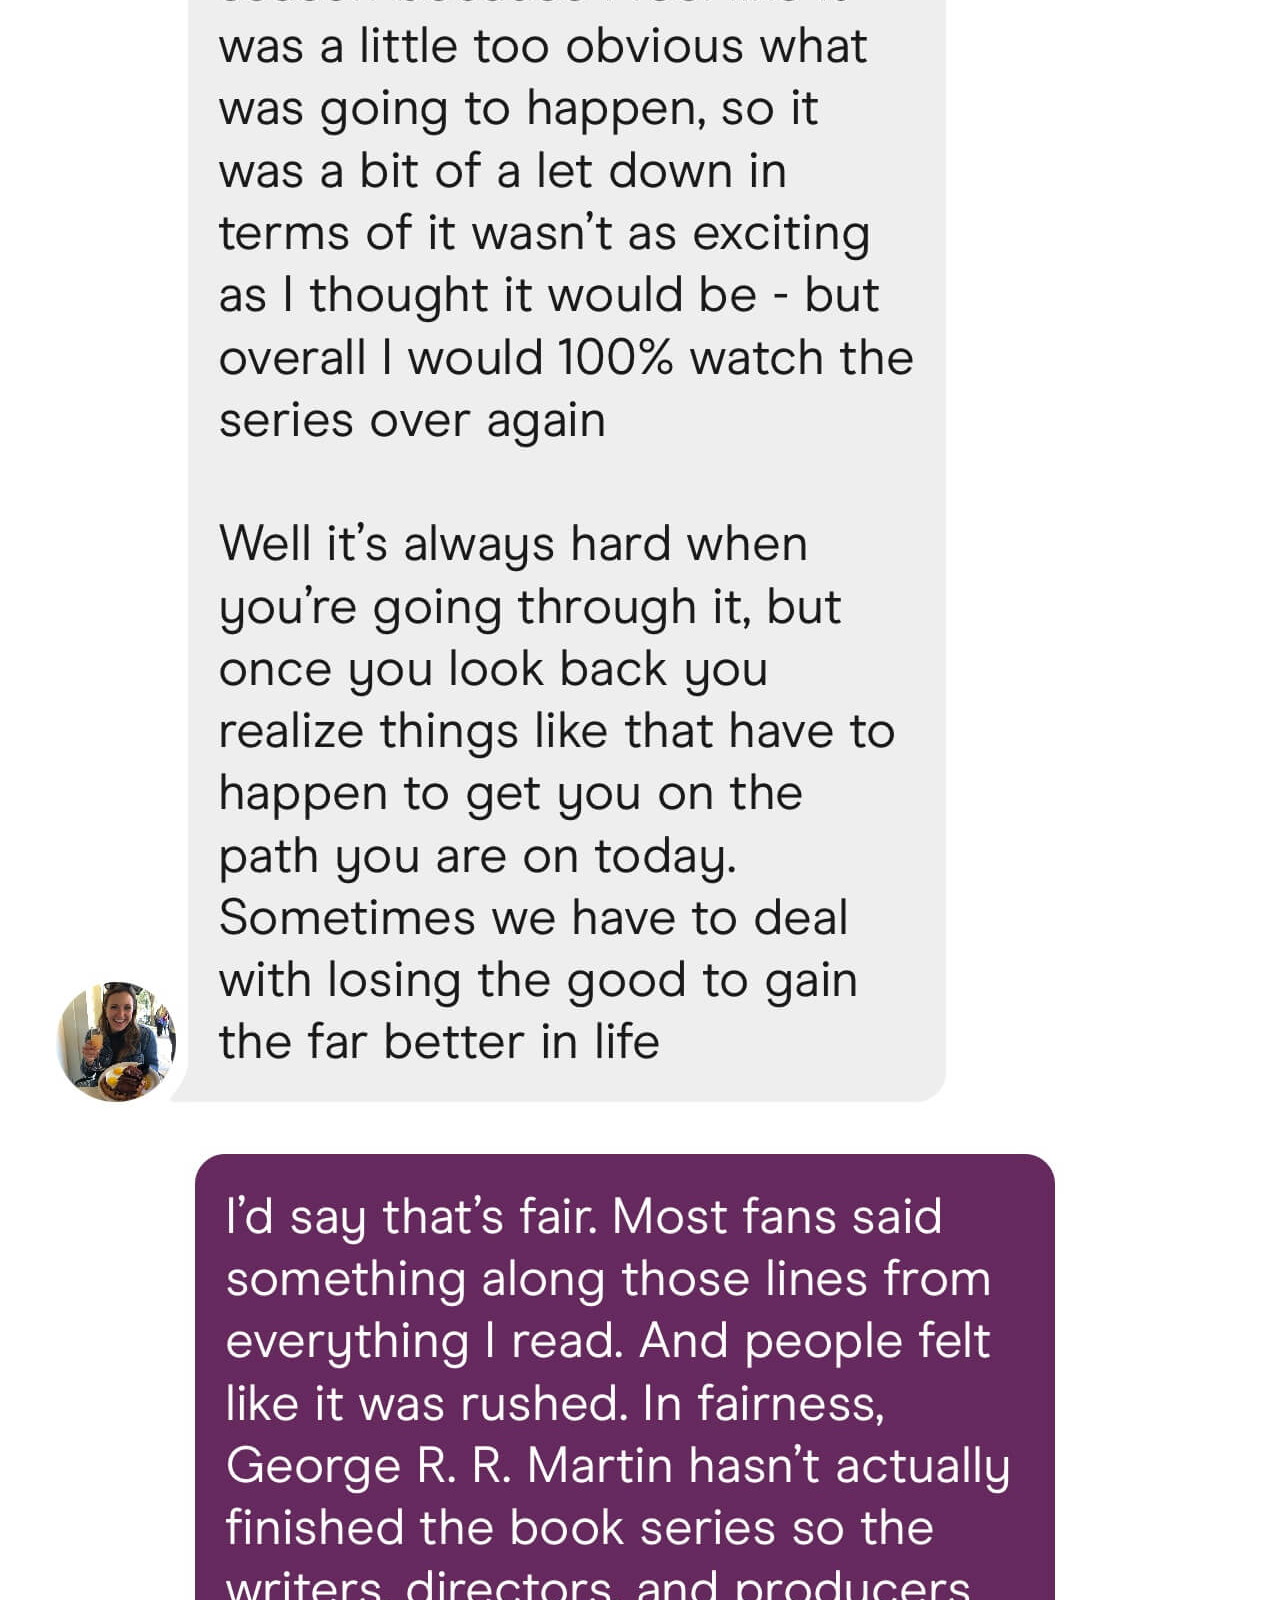
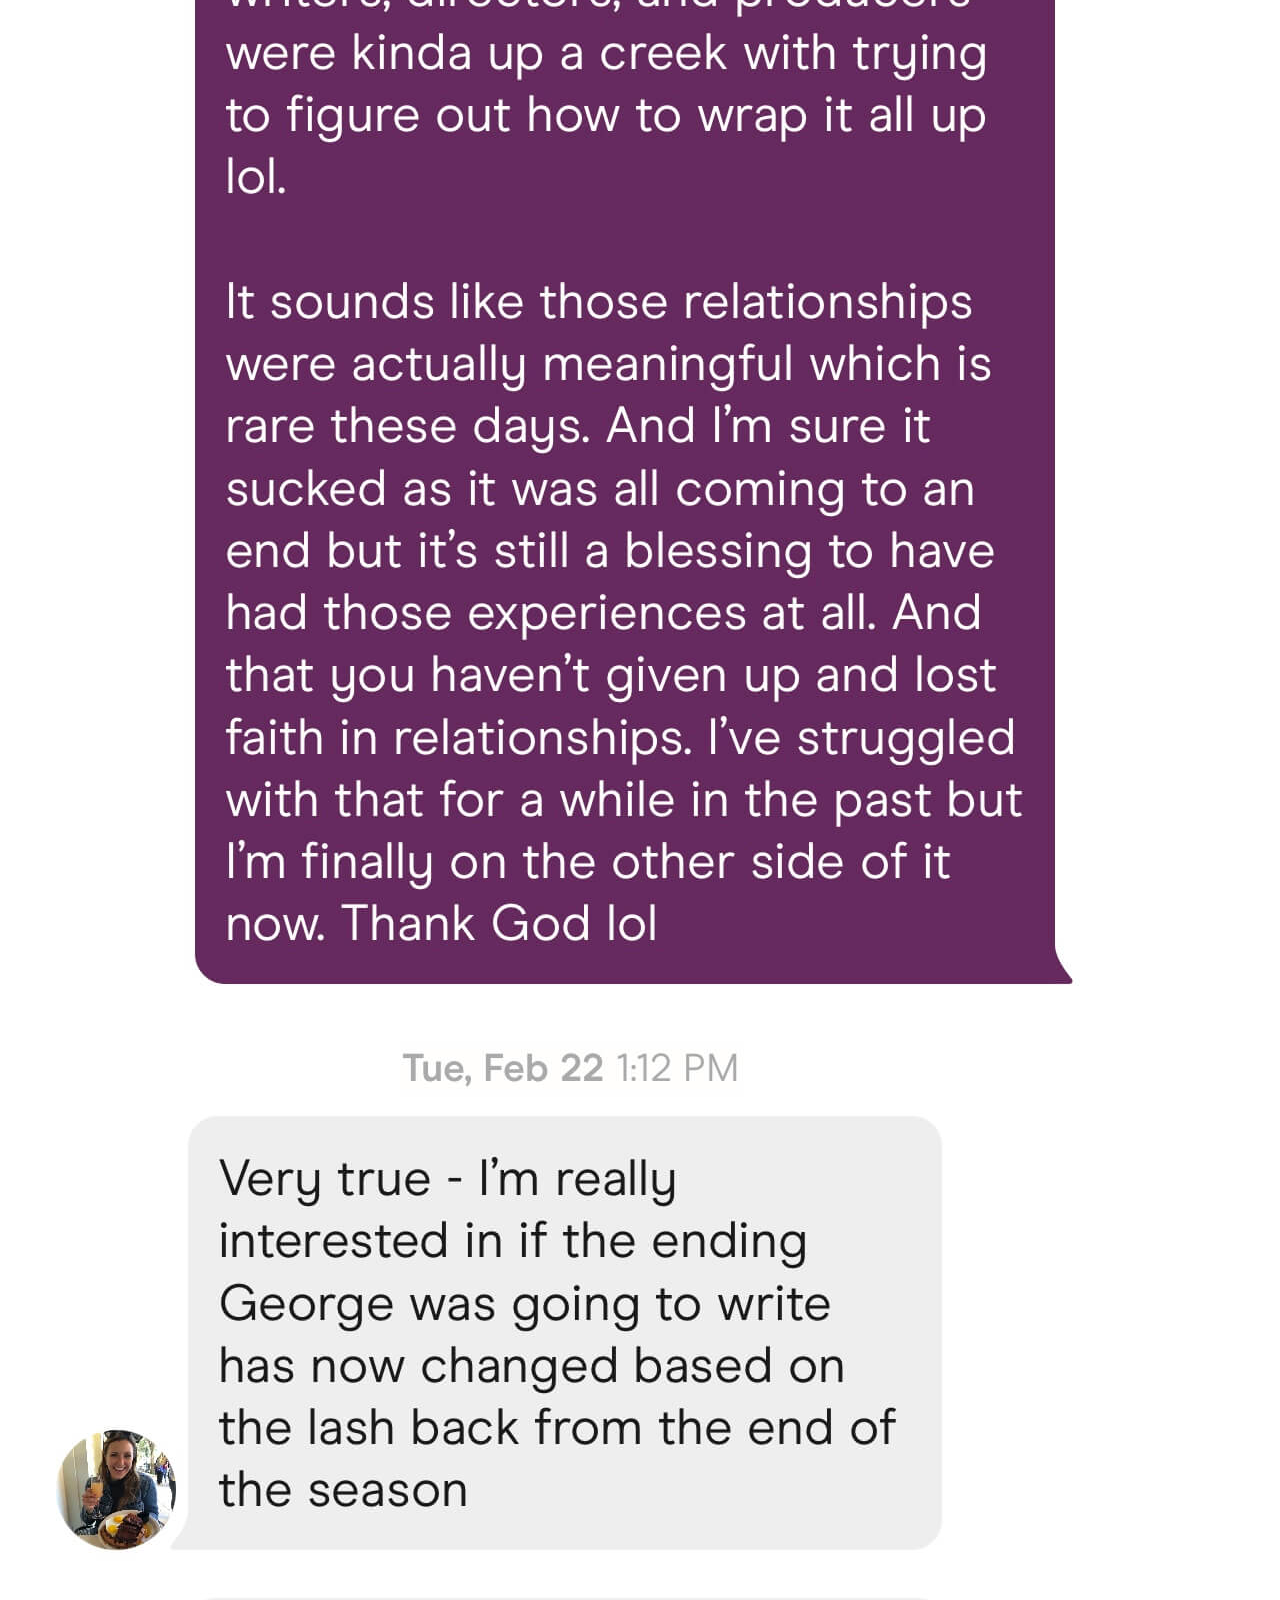
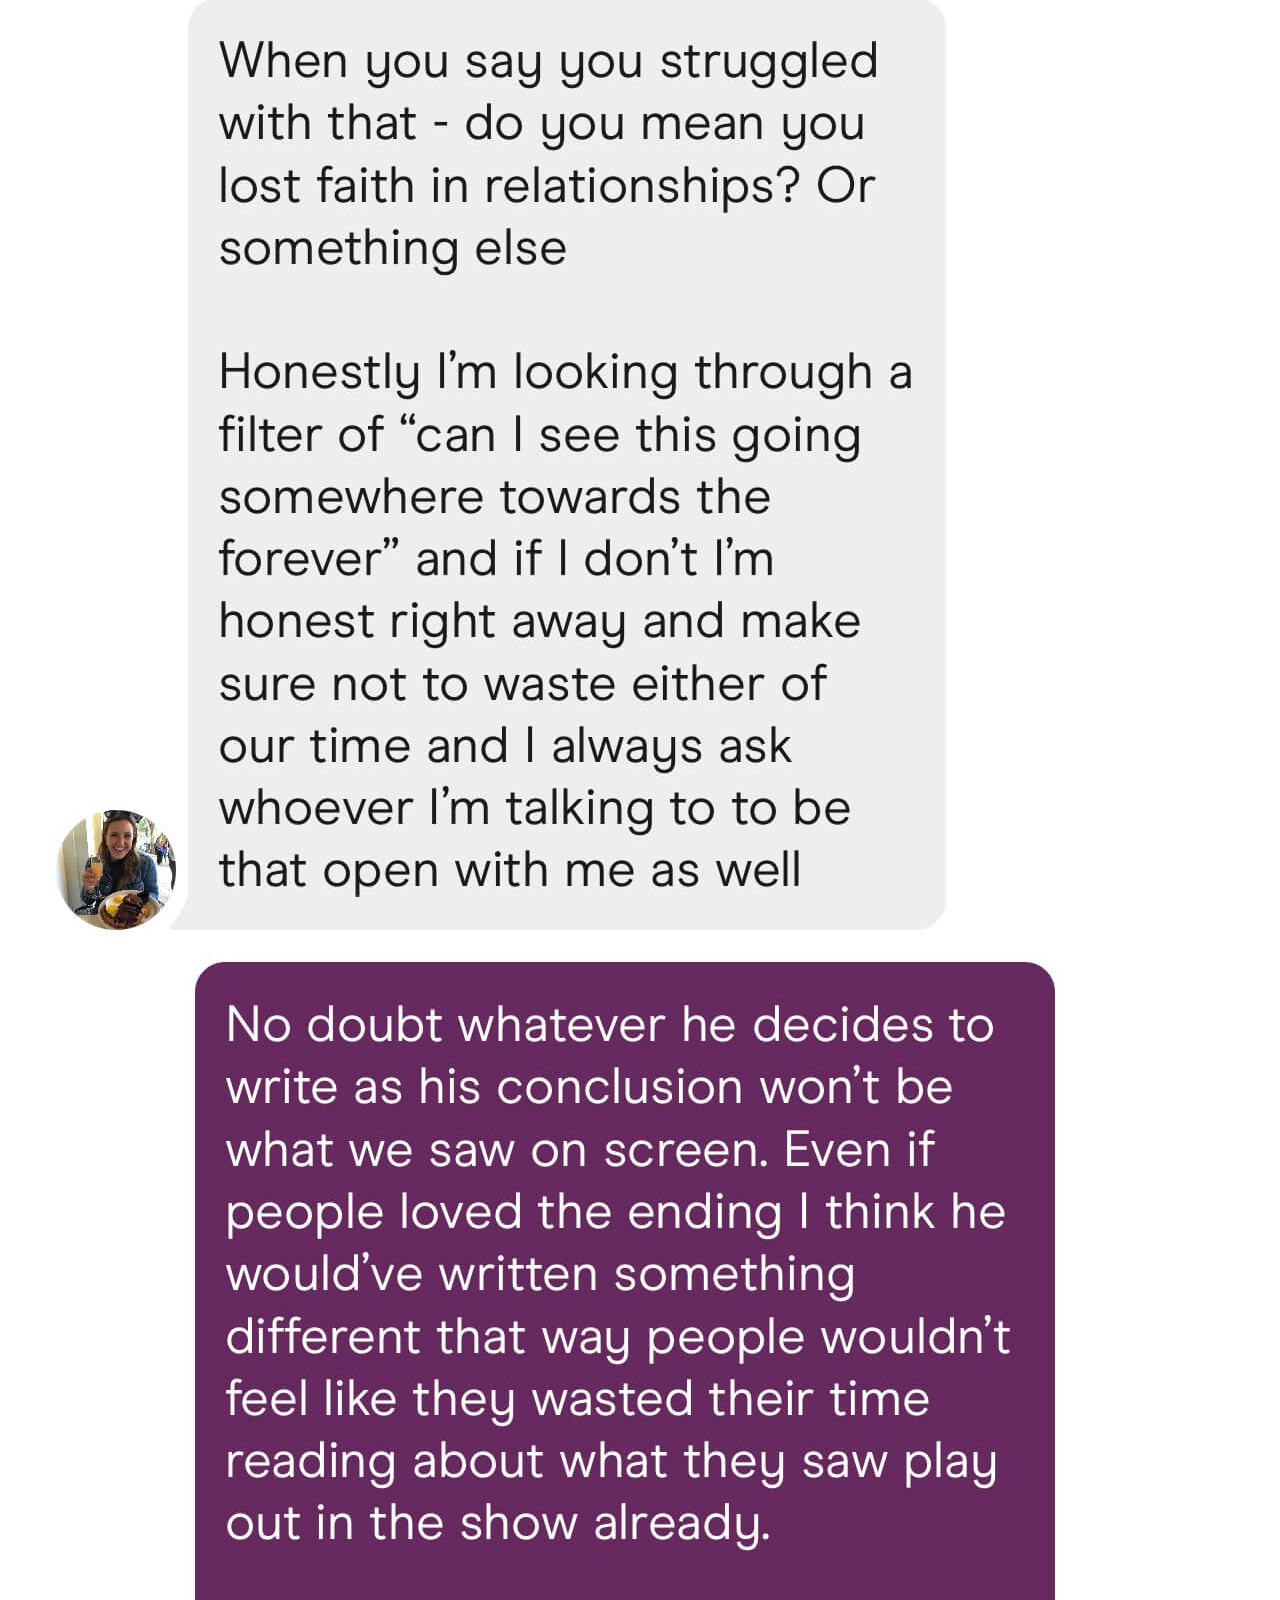
<file: conversation.html>
<!DOCTYPE html>
<html lang="en">

  <head>
    <meta charset="UTF-8">
    <meta name="viewport" content="width=device-width, initial-scale=1.0">
    <meta http-equiv="X-UA-Compatible" content="ie=edge">
    <link rel="stylesheet" href="https://cdnjs.cloudflare.com/ajax/libs/font-awesome/4.7.0/css/font-awesome.min.css">
    <!-- Bootstrap CSS -->
    <link rel="stylesheet" href="https://stackpath.bootstrapcdn.com/bootstrap/4.2.1/css/bootstrap.min.css" 
    integrity="sha384-GJzZqFGwb1QTTN6wy59ffF1BuGJpLSa9DkKMp0DgiMDm4iYMj70gZWKYbI706tWS" crossorigin="anonymous">
    <link href="./resources/css/index.css" type="text/css" rel="stylesheet">
    <script src="https://ajax.googleapis.com/ajax/libs/jquery/3.4.1/jquery.min.js"></script>
    <script src="https://cdnjs.cloudflare.com/ajax/libs/popper.js/1.16.0/umd/popper.min.js"></script>
    <script src="https://maxcdn.bootstrapcdn.com/bootstrap/4.4.1/js/bootstrap.min.js"></script>
    <script src="./index.js">
    </script>
  <title>Hinge</title>
  <link rel="icon" type="image/x-icon" href="./resources/images/favicon.ico"> 
</head>

<body id="body">  
  <div class="container-fluid px-4">
    <div class="row">
        <div class="col-12">
            <div class="embed-responsive">
                <img src="./resources/images/1.PNG" alt="" class="w-100">
            </div>
        </div>
        <div class="col-12">
            <div class="embed-responsive">
                <img src="./resources/images/2.PNG" alt="" class="w-100">
            </div>
        </div>
        <div class="col-12">
            <div class="embed-responsive">
                <img src="./resources/images/3.PNG" alt="" class="w-100">
            </div>
        </div>
        <div class="col-12">
            <div class="embed-responsive">
                <img src="./resources/images/4.PNG" alt="" class="w-100">
            </div>
        </div>
        <div class="col-12">
            <div class="embed-responsive">
                <img src="./resources/images/5.PNG" alt="" class="w-100">
            </div>
        </div>
        <div class="col-12">
            <div class="embed-responsive">
                <img src="./resources/images/6.PNG" alt="" class="w-100">
            </div>
        </div>
        <div class="col-12">
            <div class="embed-responsive">
                <img src="./resources/images/7.PNG" alt="" class="w-100">
            </div>
        </div>
        <div class="col-12">
            <div class="embed-responsive">
                <img src="./resources/images/8.PNG" alt="" class="w-100">
            </div>
        </div>
        <div class="col-12">
            <div class="embed-responsive">
                <img src="./resources/images/9.PNG" alt="" class="w-100">
            </div>
        </div>
        <div class="col-12">
            <div class="embed-responsive">
                <img src="./resources/images/10.PNG" alt="" class="w-100">
            </div>
        </div>
        <div class="col-12">
            <div class="embed-responsive">
                <img src="./resources/images/11.PNG" alt="" class="w-100">
            </div>
        </div>
        <div class="col-12">
            <div class="embed-responsive">
                <img src="./resources/images/12.PNG" alt="" class="w-100">
            </div>
        </div>
        <div class="col-12">
            <div class="embed-responsive">
                <img src="./resources/images/13.PNG" alt="" class="w-100">
            </div>
        </div>
        <div class="col-12">
            <div class="embed-responsive">
                <img src="./resources/images/14.PNG" alt="" class="w-100">
            </div>
        </div>
        <div class="col-12">
            <div class="embed-responsive">
                <img src="./resources/images/15.PNG" alt="" class="w-100">
            </div>
        </div>
        <div class="col-12">
            <div class="embed-responsive">
                <img src="./resources/images/16.PNG" alt="" class="w-100">
            </div>
        </div>
        <div class="col-12">
            <div class="embed-responsive">
                <img src="./resources/images/17.PNG" alt="" class="w-100">
            </div>
        </div>
        <div class="col-12">
            <div class="embed-responsive">
                <img src="./resources/images/18.PNG" alt="" class="w-100">
            </div>
        </div>
        <div class="col-12">
            <div class="embed-responsive">
                <img src="./resources/images/19.PNG" alt="" class="w-100">
            </div>
        </div>
        <div class="col-12">
            <div class="embed-responsive">
                <img src="./resources/images/20.PNG" alt="" class="w-100">
            </div>
        </div>
    </div>
  </div>
</body>

</html>
</file>
<file: resources/css/index.css>
@font-face {
  font-family: Poppins;
  src: url(../fonts/Poppins-Regular.ttf);
}

.logo {
  height: 70px;
  width: 70px;
}

.profile_thumb {
  border-radius: 100%;
}

a {
  color: black;
}

a:hover {
  text-decoration: none;
  color: black;
}

p,h1,h5 {
  font-family: Poppins;
}  

.match-name {
  font-size: 18px;
}

.hidden {
  font-weight: 300;
  font-size: 10px;
}
</file>
